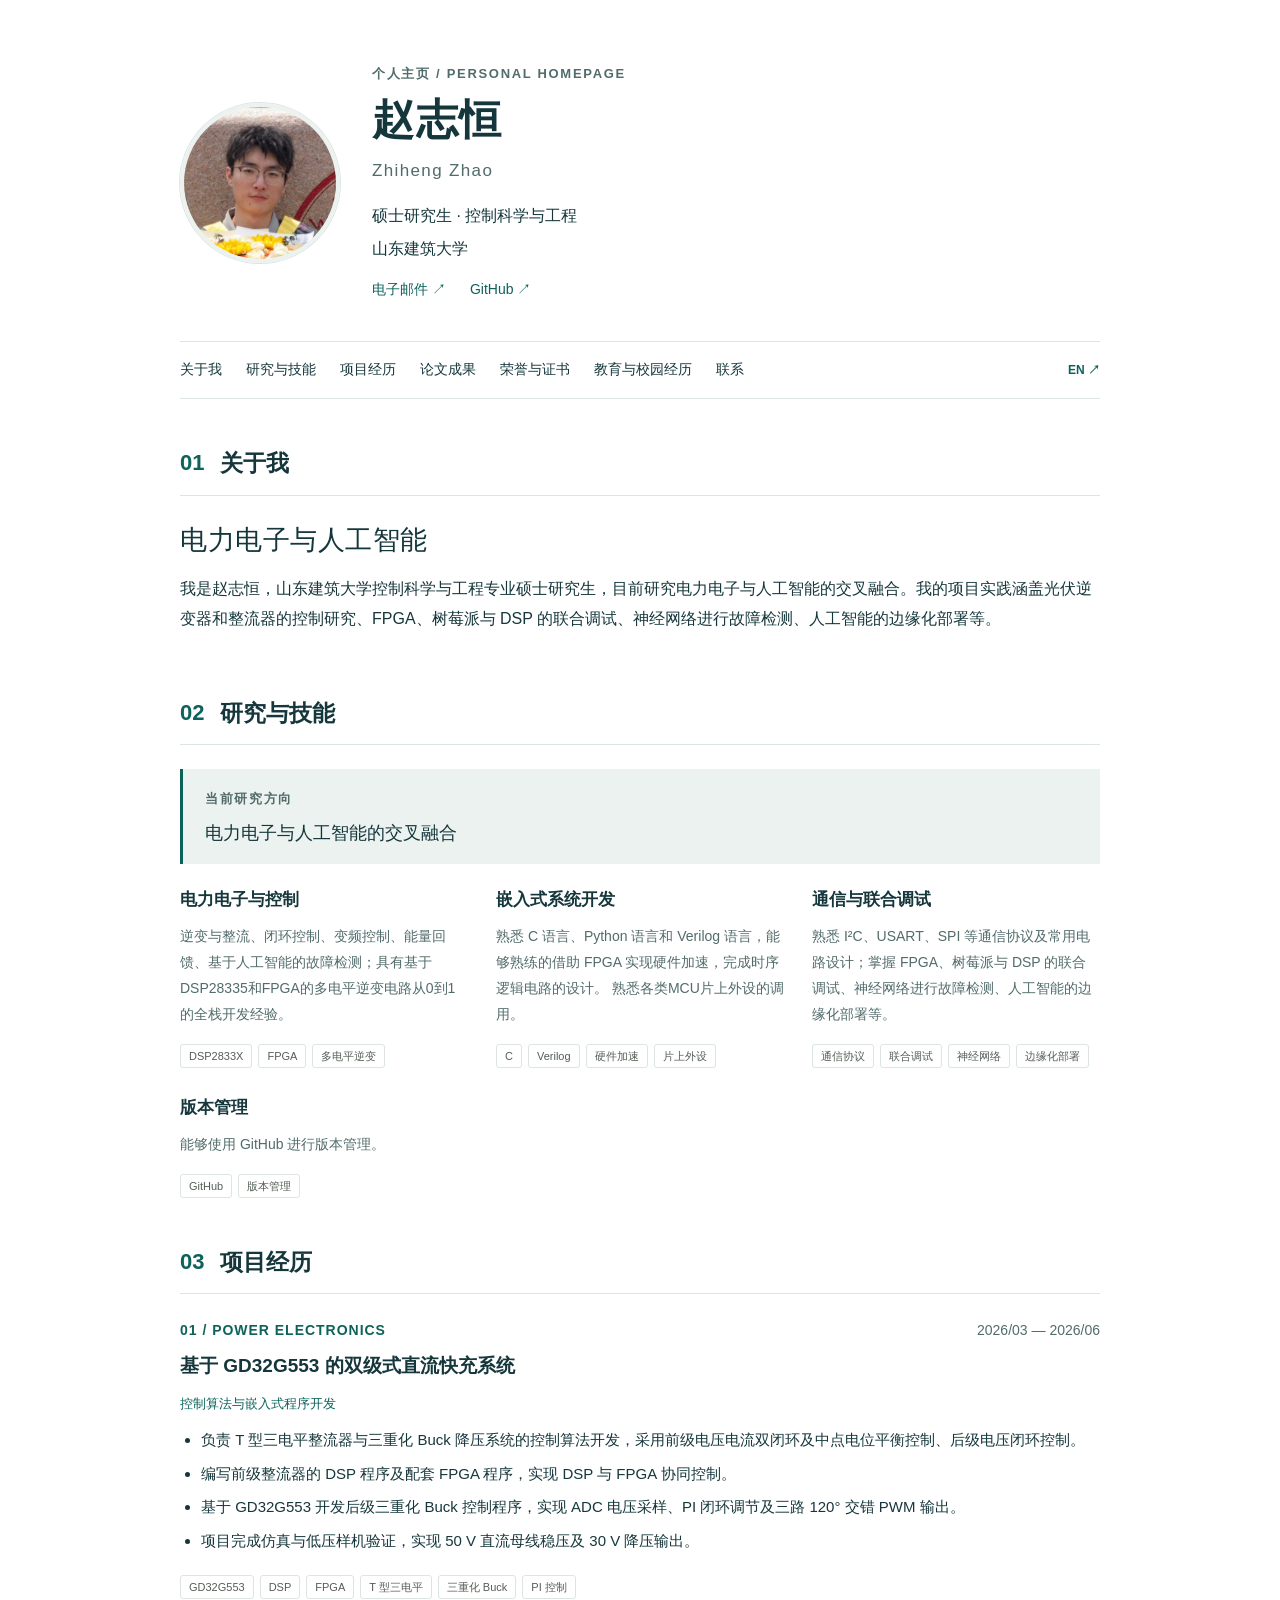
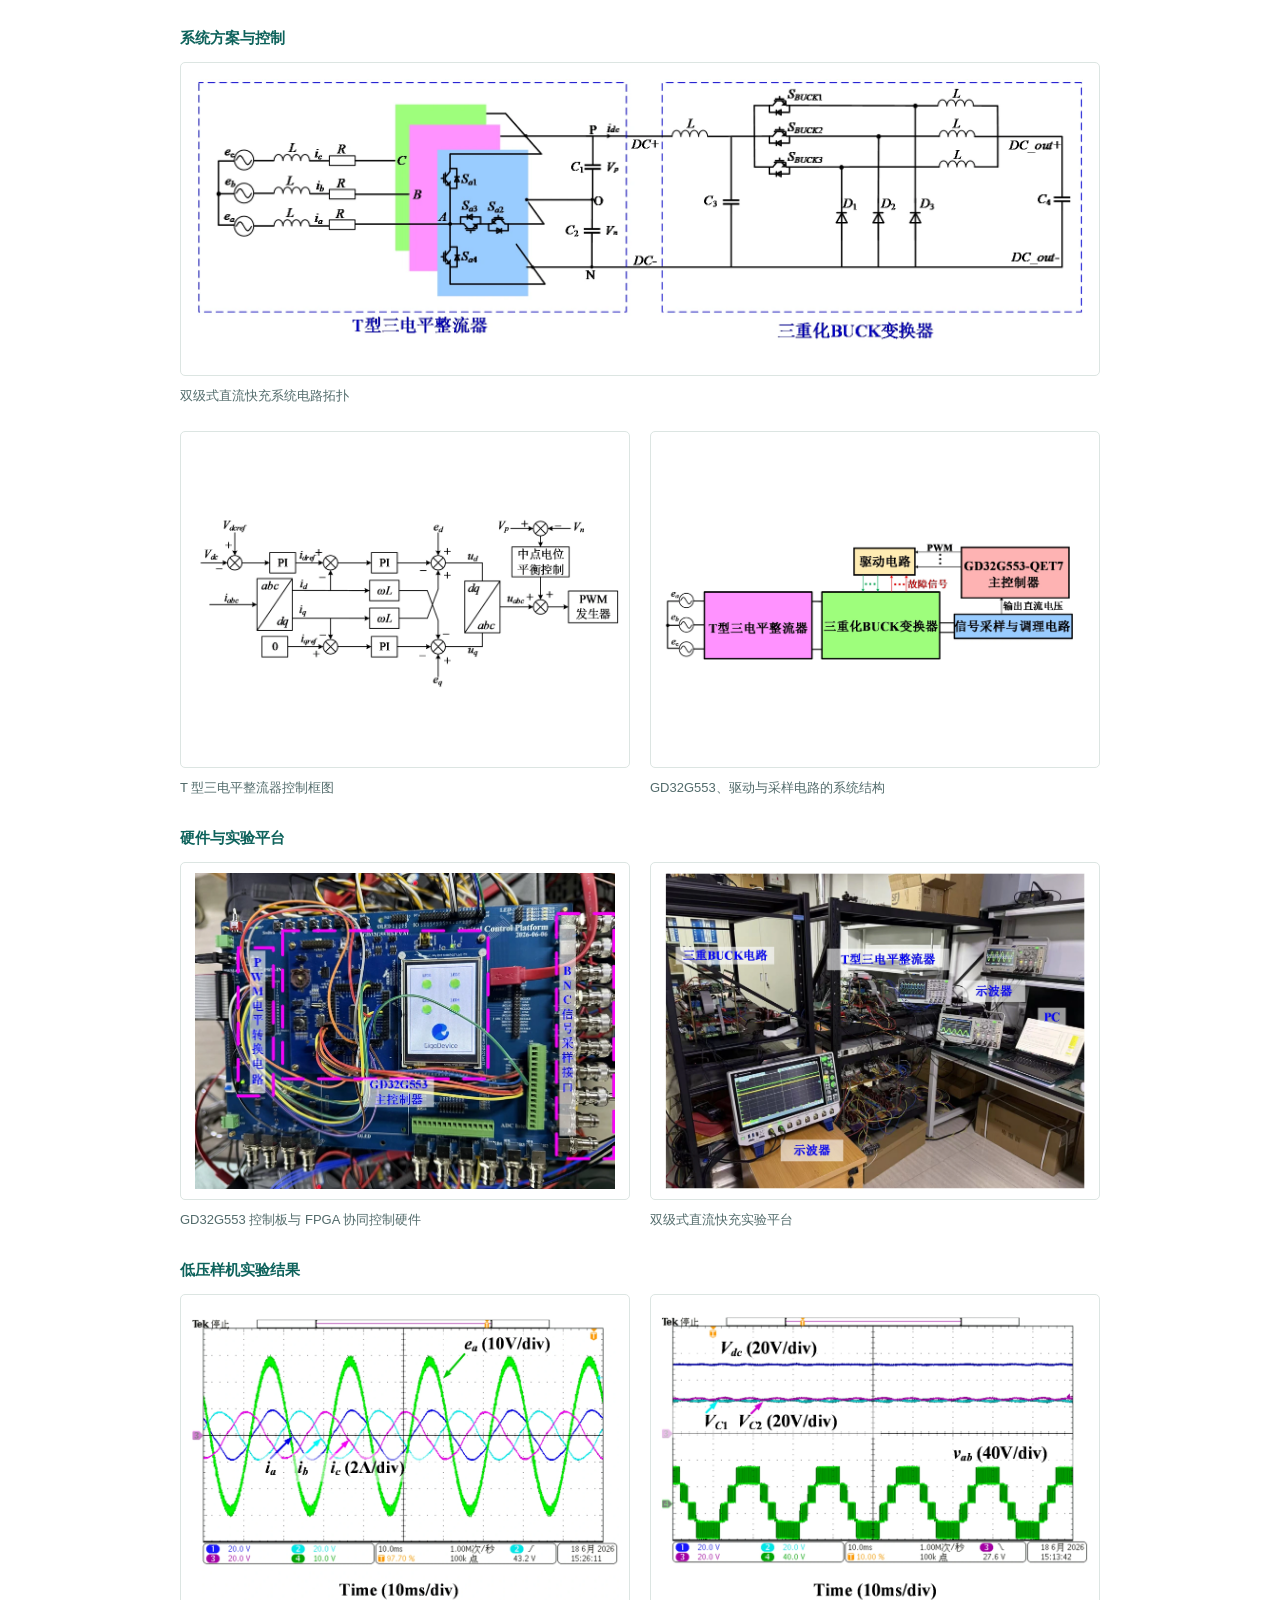
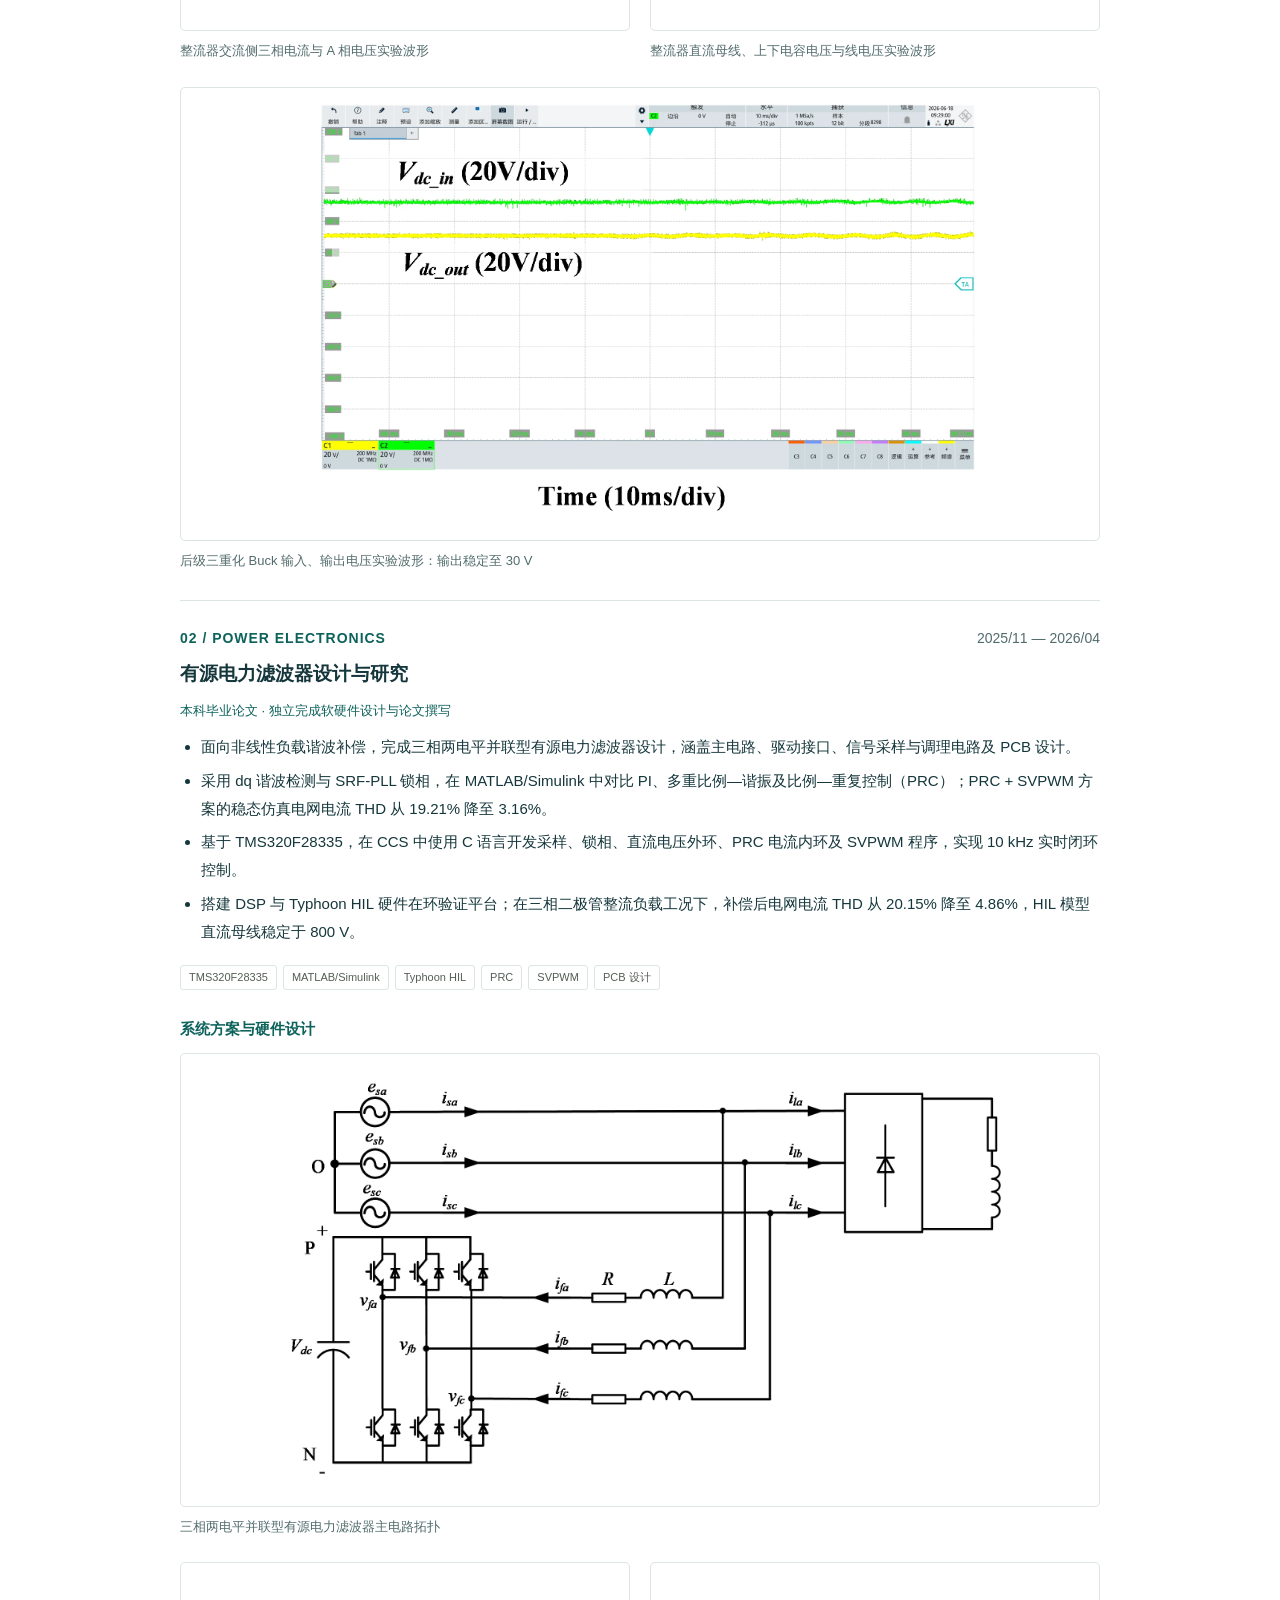
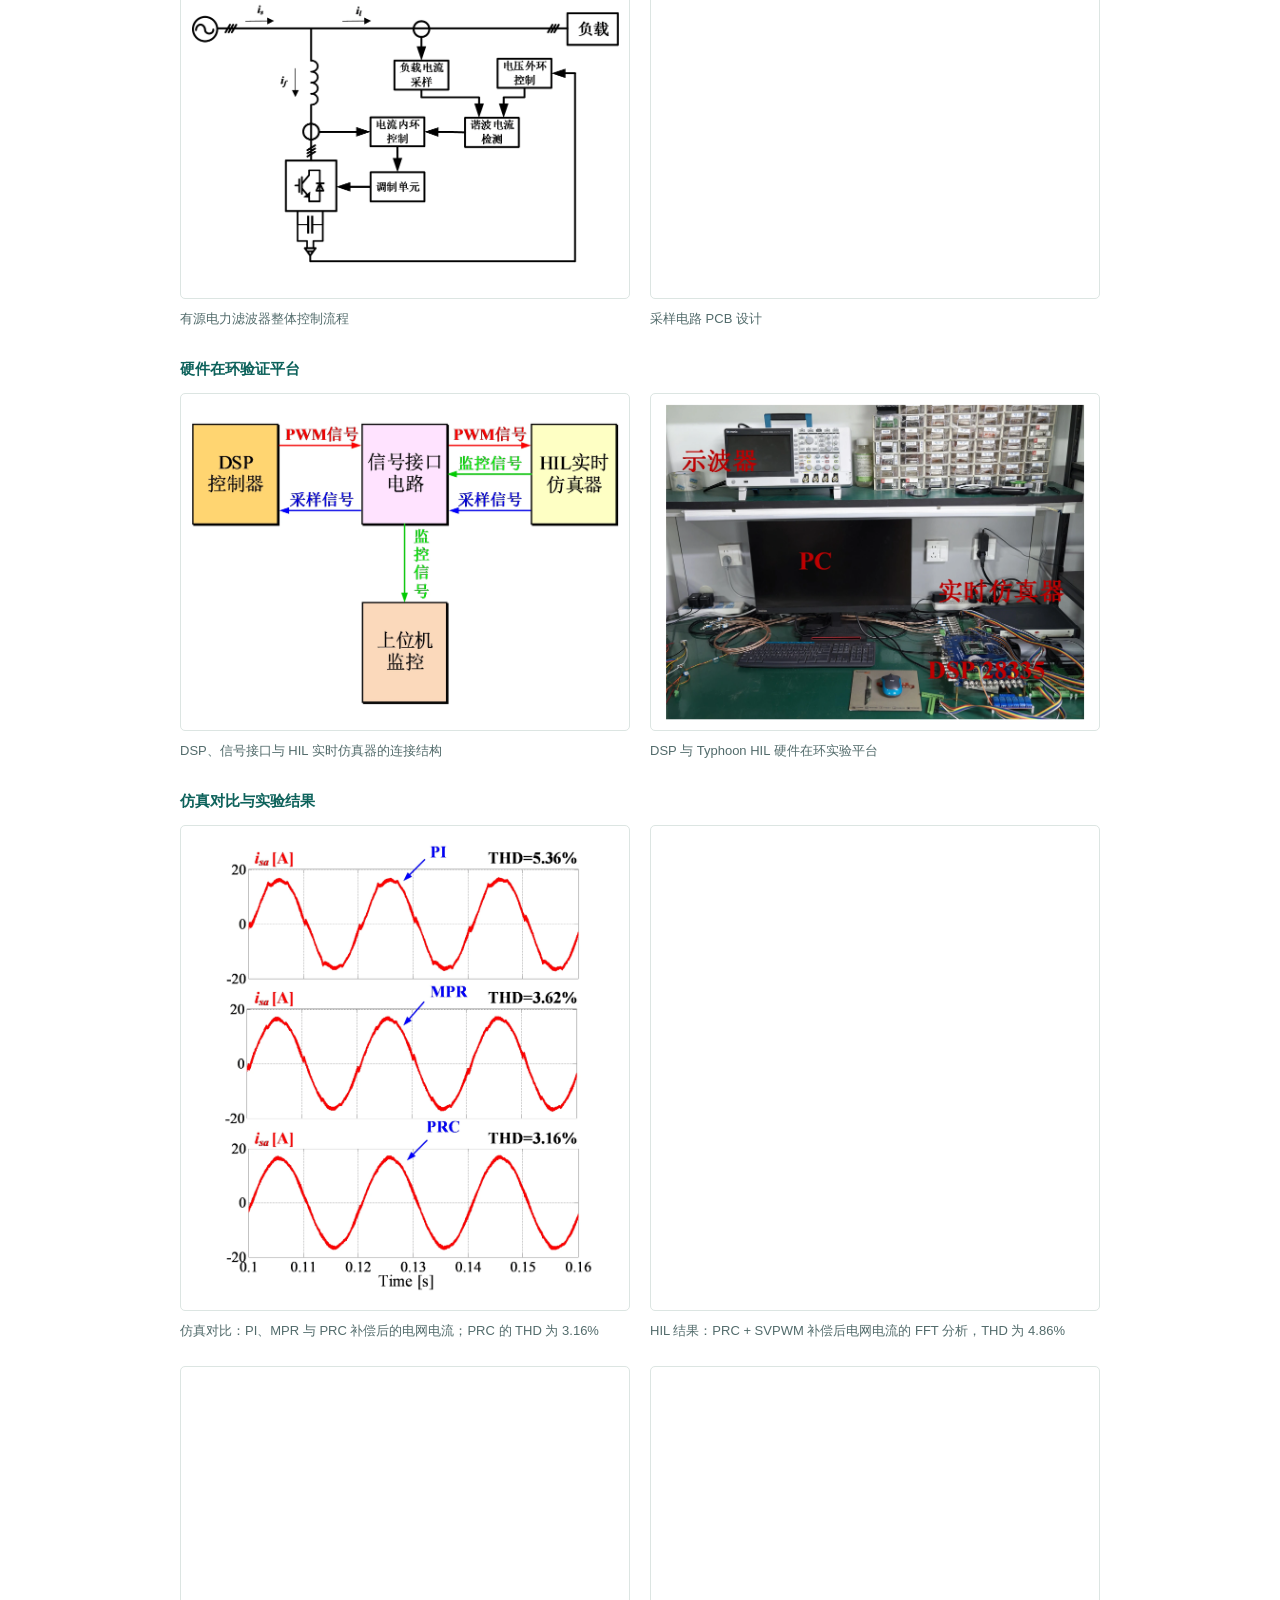
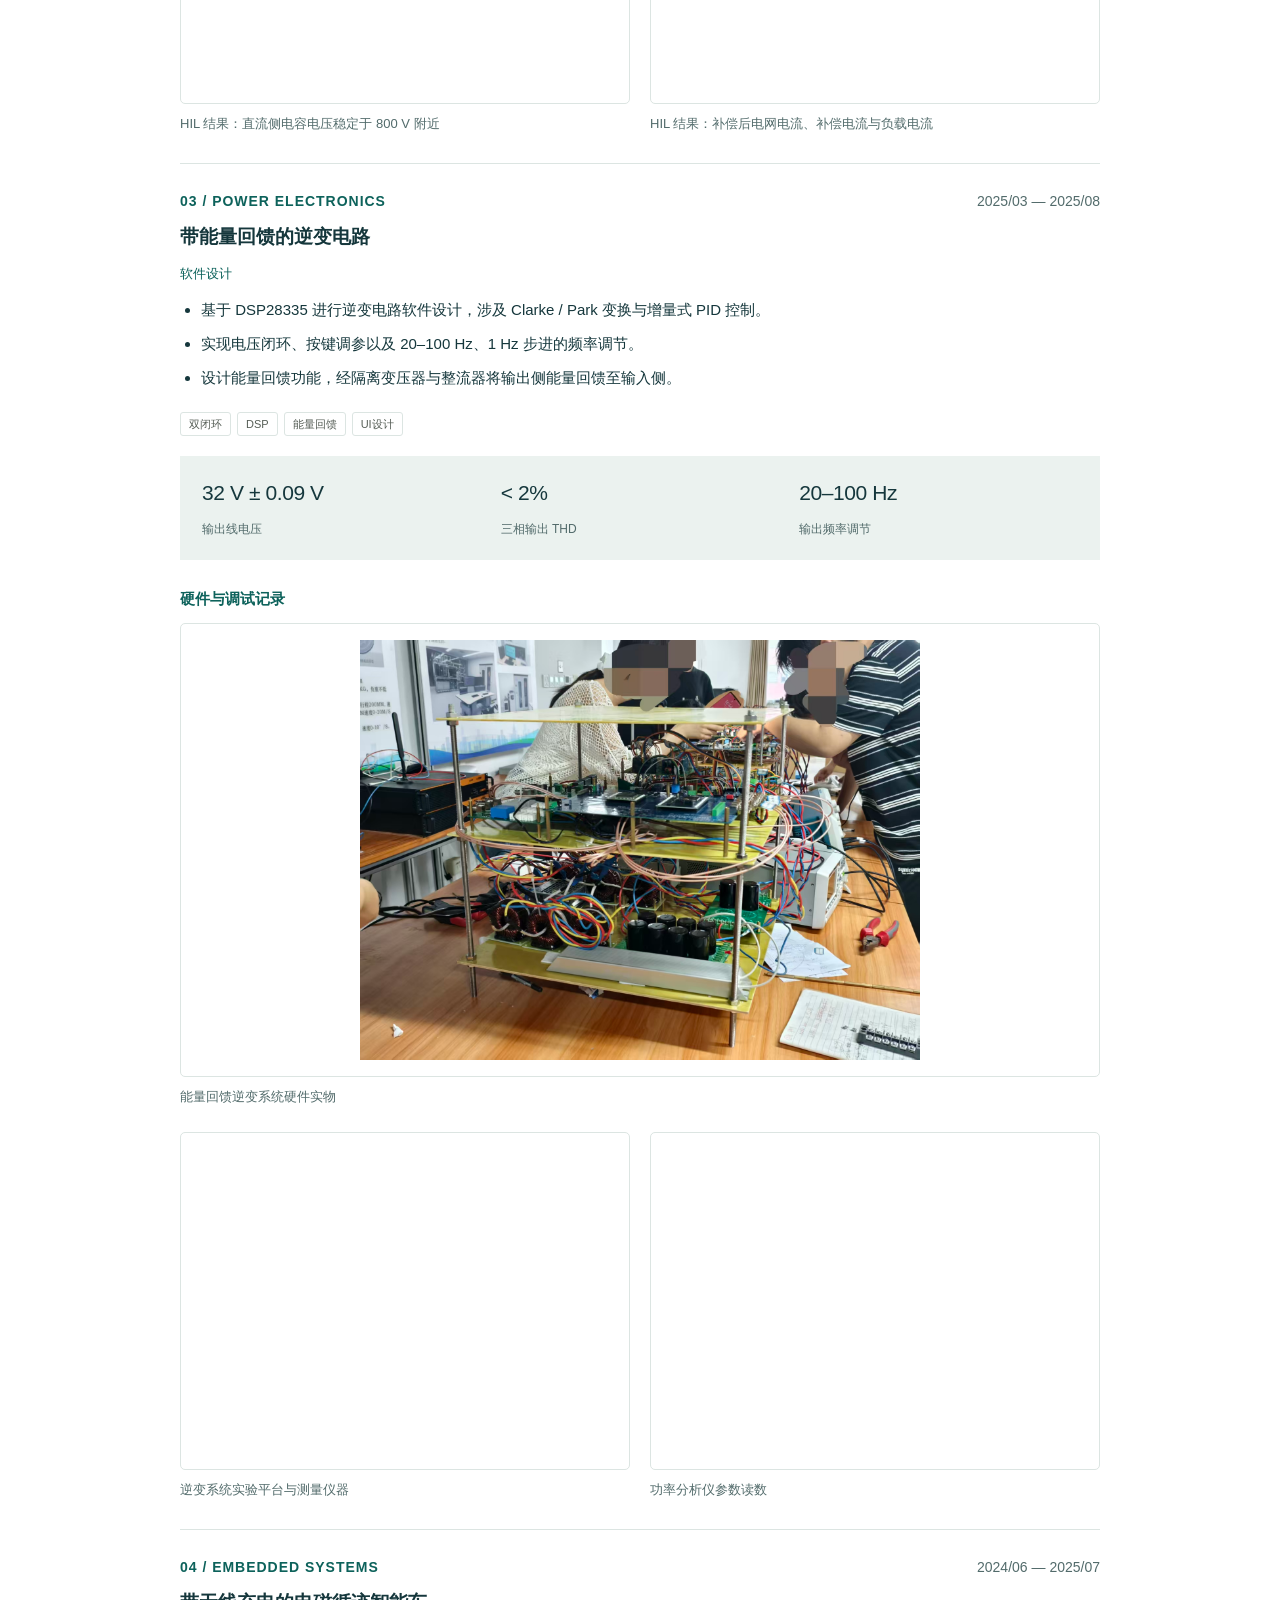
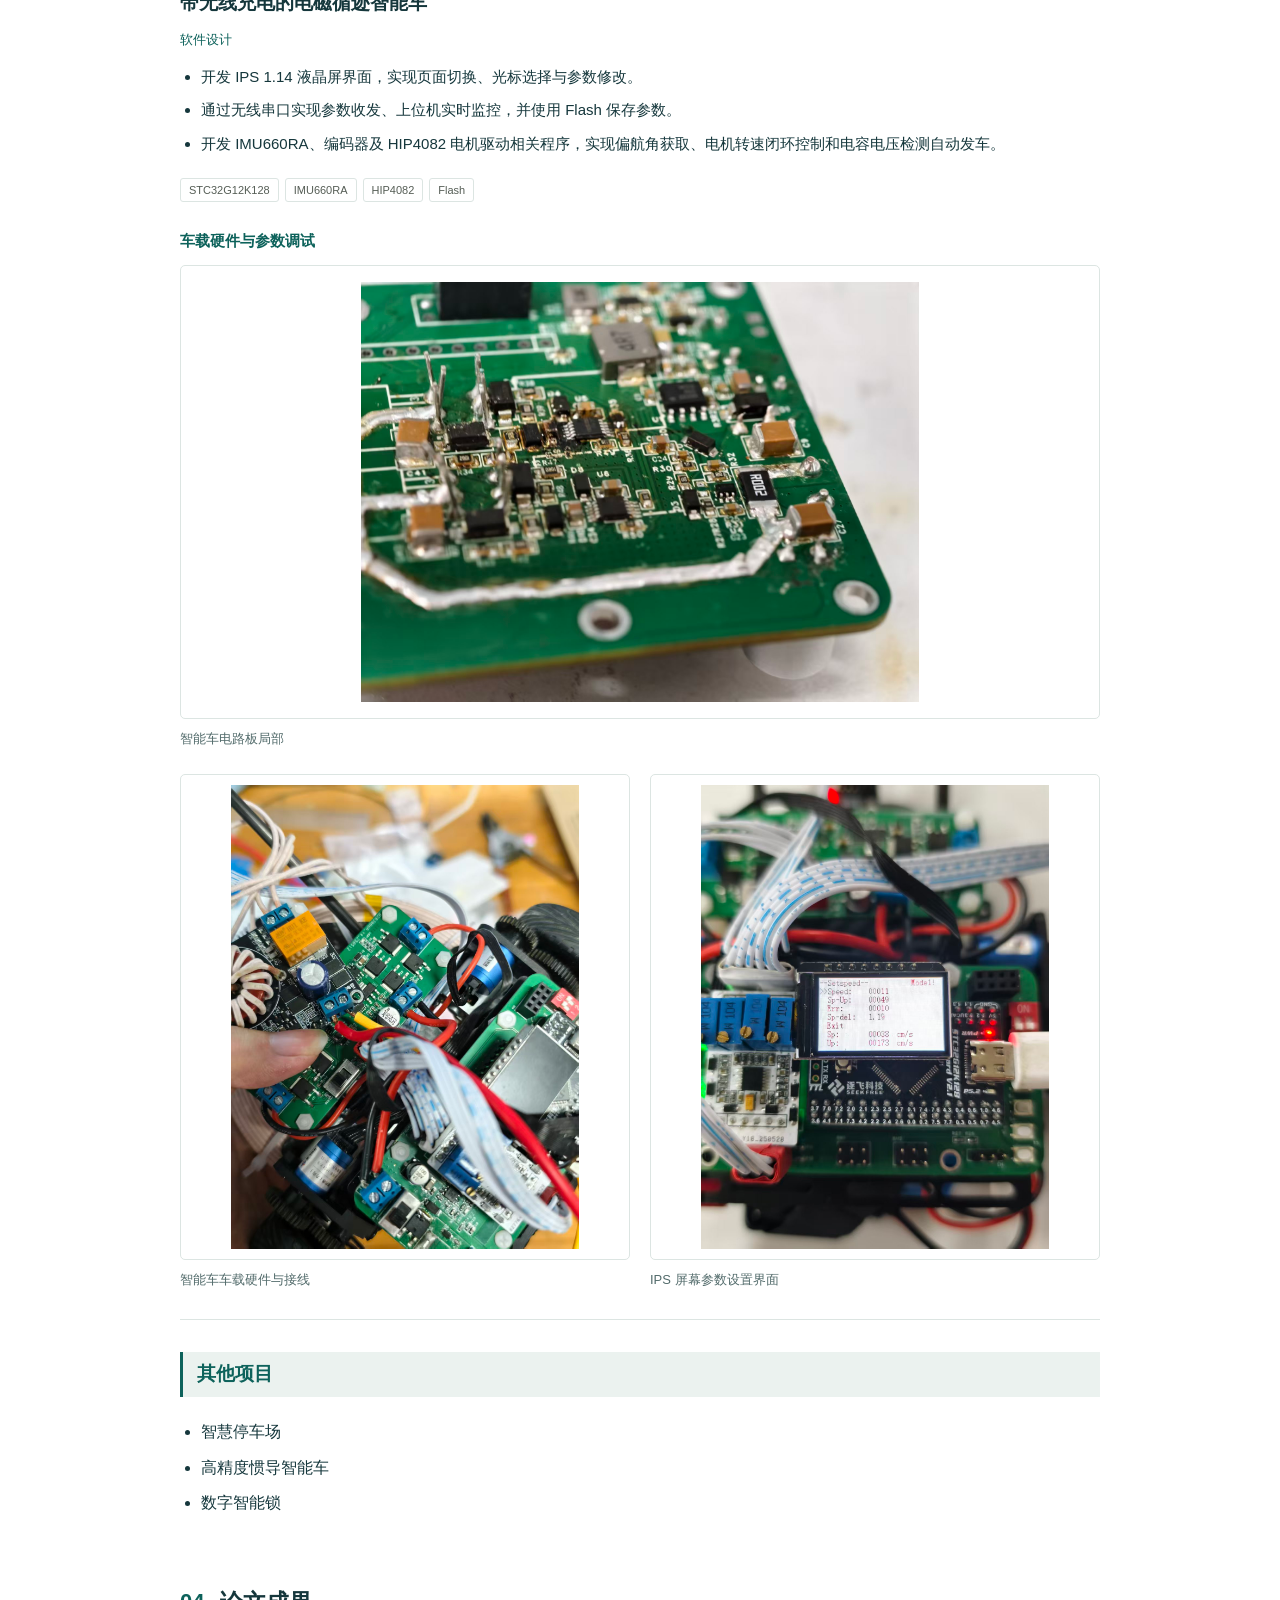
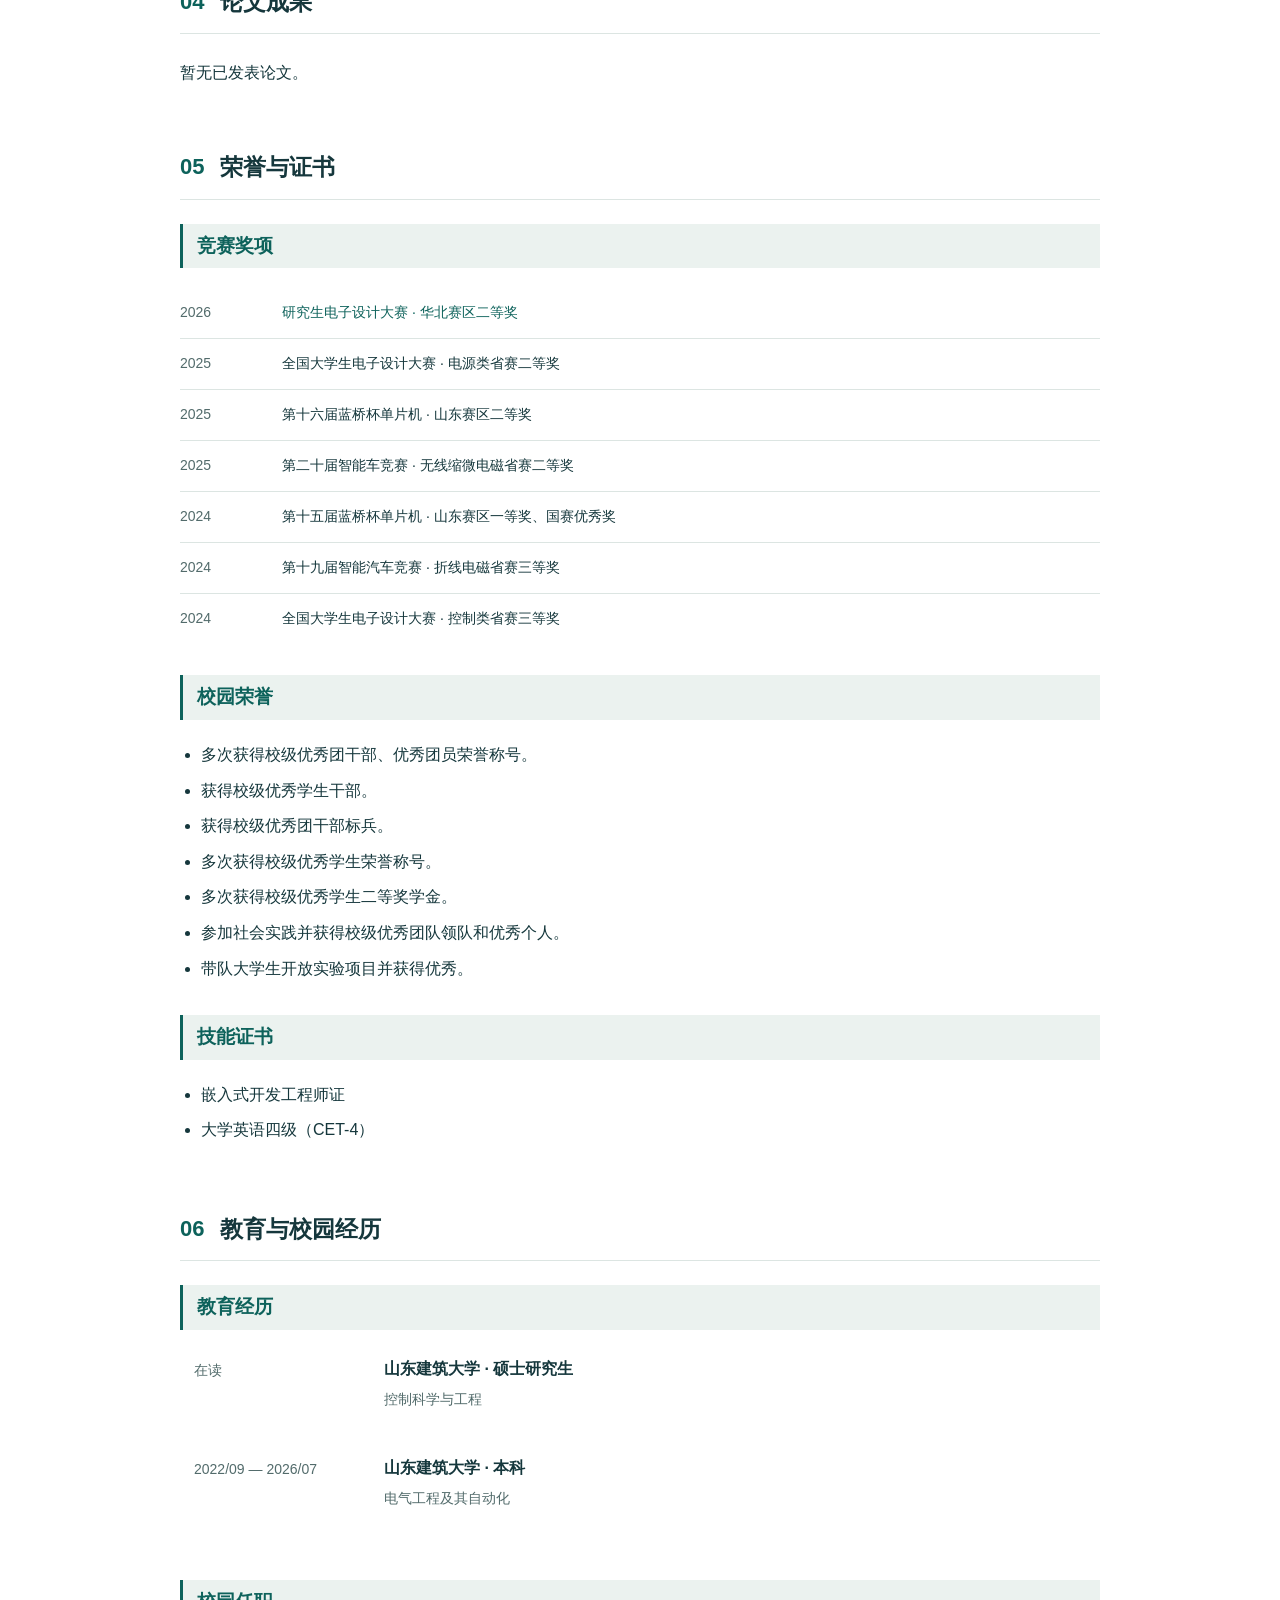
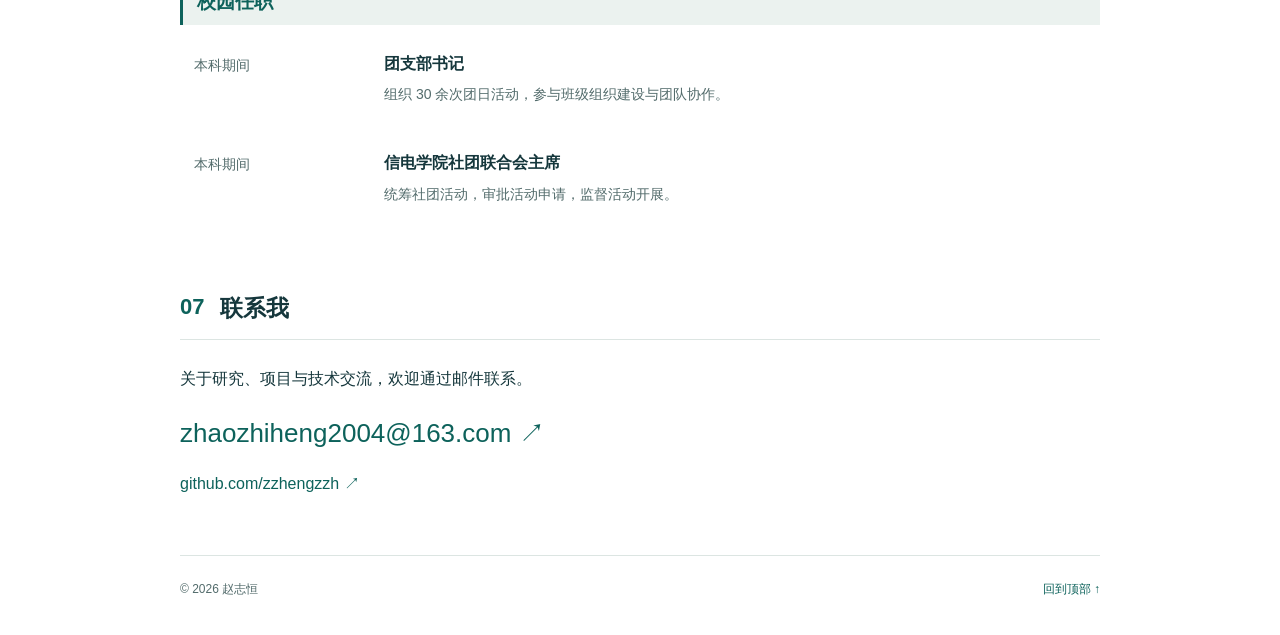
<file: index.html>
<!doctype html>
<html lang="zh-CN">
  <head>
    <meta charset="utf-8" />
    <meta name="viewport" content="width=device-width, initial-scale=1" />
    <title>赵志恒 | 电力电子与人工智能</title>
    <meta
      name="description"
      content="我是赵志恒，山东建筑大学控制科学与工程专业硕士研究生，目前研究电力电子与人工智能的交叉融合。我的项目实践涵盖光伏逆变器和整流器的控制研究、FPGA、树莓派与 DSP 的联合调试、神经网络进行故障检测、人工智能的边缘化部署等。"
    />
    <link rel="stylesheet" href="styles.css" />
    <link rel="alternate" hreflang="zh-CN" href="index.html" />
    <link rel="alternate" hreflang="en" href="en.html" />
    <link
      rel="icon"
      href="data:image/svg+xml,%3Csvg xmlns='http://www.w3.org/2000/svg' viewBox='0 0 64 64'%3E%3Crect width='64' height='64' rx='16' fill='%230d625b'/%3E%3Ctext x='32' y='43' text-anchor='middle' font-family='sans-serif' font-size='32' fill='white'%3EZ%3C/text%3E%3C/svg%3E"
    />
  </head>
  <body>
    <a class="skip" href="#main">跳至正文</a>
    <header class="intro">
      <img
        class="profile-photo"
        src="images/profile.jpg"
        alt="赵志恒的头像"
        width="160"
        height="160"
      />
      <div class="identity">
        <p class="eyebrow">个人主页 / PERSONAL HOMEPAGE</p>
        <h1>赵志恒</h1>
        <p class="latin">Zhiheng Zhao</p>
        <p class="subtitle">硕士研究生 · 控制科学与工程</p>
        <p>山东建筑大学</p>
        <div class="intro-links">
          <a href="mailto:zhaozhiheng2004@163.com">电子邮件 ↗</a
          ><a href="https://github.com/zzhengzzh">GitHub ↗</a>
        </div>
      </div>
    </header>
    <div class="navigation">
      <nav aria-label="主导航">
        <a href="#about">关于我</a><a href="#research">研究与技能</a><a href="#projects">项目经历</a
        ><a href="#publications">论文成果</a><a href="#awards">荣誉与证书</a><a href="#education">教育与校园经历</a
        ><a href="#contact">联系</a>
      </nav>
      <a class="language" href="en.html" lang="en" aria-label="Switch to English">EN ↗</a>
    </div>
    <main id="main">
      <section id="about">
        <div class="section-heading">
          <span>01</span>
          <h2>关于我</h2>
        </div>
        <p class="lead">电力电子与人工智能</p>
        <p>
          我是赵志恒，山东建筑大学控制科学与工程专业硕士研究生，目前研究电力电子与人工智能的交叉融合。我的项目实践涵盖光伏逆变器和整流器的控制研究、FPGA、树莓派与
          DSP 的联合调试、神经网络进行故障检测、人工智能的边缘化部署等。
        </p>
      </section>
      <section id="research">
        <div class="section-heading">
          <span>02</span>
          <h2>研究与技能</h2>
        </div>
        <div class="focus">
          <span class="eyebrow">当前研究方向</span>
          <p>电力电子与人工智能的交叉融合</p>
        </div>
        <div class="skills">
          <article class="skill">
            <h3>电力电子与控制</h3>
            <p>
              逆变与整流、闭环控制、变频控制、能量回馈、基于人工智能的故障检测；具有基于DSP28335和FPGA的多电平逆变电路从0到1的全栈开发经验。
            </p>
            <div class="tags"><span>DSP2833X</span><span>FPGA</span><span>多电平逆变</span></div>
          </article>
          <article class="skill">
            <h3>嵌入式系统开发</h3>
            <p>
              熟悉 C 语言、Python 语言和 Verilog 语言，能够熟练的借助 FPGA 实现硬件加速，完成时序逻辑电路的设计。
              熟悉各类MCU片上外设的调用。
            </p>
            <div class="tags">
              <span>C</span><span>Verilog</span><span>硬件加速</span><span>片上外设</span>
            </div>
          </article>
          <article class="skill">
            <h3>通信与联合调试</h3>
            <p>熟悉 I²C、USART、SPI 等通信协议及常用电路设计；掌握 FPGA、树莓派与 DSP 的联合调试、神经网络进行故障检测、人工智能的边缘化部署等。</p>
            <div class="tags">
              <span>通信协议</span><span>联合调试</span><span>神经网络</span><span>边缘化部署</span>
            </div>
          </article>
          <article class="skill">
            <h3>版本管理</h3>
            <p>能够使用 GitHub 进行版本管理。</p>
            <div class="tags"><span>GitHub</span><span>版本管理</span></div>
          </article>
        </div>
      </section>
      <section id="projects">
        <div class="section-heading">
          <span>03</span>
          <h2>项目经历</h2>
        </div>
        <article class="project">
          <div class="project-top">
            <span class="eyebrow">01 / POWER ELECTRONICS</span
            ><span class="date">2026/03 — 2026/06</span>
          </div>
          <h3>基于 GD32G553 的双级式直流快充系统</h3>
          <p class="role">控制算法与嵌入式程序开发</p>
          <ul>
            <li>负责 T 型三电平整流器与三重化 Buck 降压系统的控制算法开发，采用前级电压电流双闭环及中点电位平衡控制、后级电压闭环控制。</li>
            <li>编写前级整流器的 DSP 程序及配套 FPGA 程序，实现 DSP 与 FPGA 协同控制。</li>
            <li>基于 GD32G553 开发后级三重化 Buck 控制程序，实现 ADC 电压采样、PI 闭环调节及三路 120° 交错 PWM 输出。</li>
            <li>项目完成仿真与低压样机验证，实现 50 V 直流母线稳压及 30 V 降压输出。</li>
          </ul>
          <div class="tags">
            <span>GD32G553</span><span>DSP</span><span>FPGA</span><span>T 型三电平</span><span>三重化 Buck</span><span>PI 控制</span>
          </div>
          <div class="project-visuals">
            <h4>系统方案与控制</h4>
            <div class="project-gallery">
              <figure class="project-figure project-figure--wide">
                <a href="images/projects/charger-topology.webp" target="_blank" rel="noopener" aria-label="查看大图：双级式直流快充系统电路拓扑">
                  <img src="images/projects/charger-topology.webp" alt="双级式直流快充系统电路拓扑" width="1800" height="568" loading="lazy" decoding="async" />
                </a>
                <figcaption>双级式直流快充系统电路拓扑</figcaption>
              </figure>
              <figure class="project-figure">
                <a href="images/projects/charger-rectifier-control.webp" target="_blank" rel="noopener" aria-label="查看大图：T 型三电平整流器控制框图">
                  <img src="images/projects/charger-rectifier-control.webp" alt="T 型三电平整流器控制框图" width="1800" height="741" loading="lazy" decoding="async" />
                </a>
                <figcaption>T 型三电平整流器控制框图</figcaption>
              </figure>
              <figure class="project-figure">
                <a href="images/projects/charger-system.webp" target="_blank" rel="noopener" aria-label="查看大图：GD32G553、驱动与采样电路的系统结构">
                  <img src="images/projects/charger-system.webp" alt="GD32G553、驱动与采样电路的系统结构" width="1800" height="511" loading="lazy" decoding="async" />
                </a>
                <figcaption>GD32G553、驱动与采样电路的系统结构</figcaption>
              </figure>
            </div>
            <h4 id="charger-hardware">硬件与实验平台</h4>
            <div class="project-gallery">
              <figure class="project-figure">
                <a href="images/projects/charger-controller.webp" target="_blank" rel="noopener" aria-label="查看大图：GD32G553 控制板与 FPGA 协同控制硬件">
                  <img src="images/projects/charger-controller.webp" alt="GD32G553 控制板与 FPGA 协同控制硬件" width="859" height="645" loading="lazy" decoding="async" />
                </a>
                <figcaption>GD32G553 控制板与 FPGA 协同控制硬件</figcaption>
              </figure>
              <figure class="project-figure">
                <a href="images/projects/charger-test-bench.webp" target="_blank" rel="noopener" aria-label="查看大图：双级式直流快充实验平台">
                  <img src="images/projects/charger-test-bench.webp" alt="双级式直流快充实验平台" width="1800" height="1351" loading="lazy" decoding="async" />
                </a>
                <figcaption>双级式直流快充实验平台</figcaption>
              </figure>
            </div>
            <h4>低压样机实验结果</h4>
            <div class="project-gallery">
              <figure class="project-figure">
                <a href="images/projects/charger-ac-waveforms.webp" target="_blank" rel="noopener" aria-label="查看大图：整流器交流侧三相电流与 A 相电压实验波形">
                  <img src="images/projects/charger-ac-waveforms.webp" alt="整流器交流侧三相电流与 A 相电压实验波形" width="1800" height="1210" loading="lazy" decoding="async" />
                </a>
                <figcaption>整流器交流侧三相电流与 A 相电压实验波形</figcaption>
              </figure>
              <figure class="project-figure">
                <a href="images/projects/charger-dc-waveforms.webp" target="_blank" rel="noopener" aria-label="查看大图：整流器直流母线、上下电容电压与线电压实验波形">
                  <img src="images/projects/charger-dc-waveforms.webp" alt="整流器直流母线、上下电容电压与线电压实验波形" width="1800" height="1223" loading="lazy" decoding="async" />
                </a>
                <figcaption>整流器直流母线、上下电容电压与线电压实验波形</figcaption>
              </figure>
              <figure class="project-figure project-figure--wide">
                <a href="images/projects/charger-buck-waveforms.webp" target="_blank" rel="noopener" aria-label="查看大图：后级三重化 Buck 输入、输出电压实验波形：输出稳定至 30 V">
                  <img src="images/projects/charger-buck-waveforms.webp" alt="后级三重化 Buck 输入、输出电压实验波形：输出稳定至 30 V" width="1800" height="1127" loading="lazy" decoding="async" />
                </a>
                <figcaption>后级三重化 Buck 输入、输出电压实验波形：输出稳定至 30 V</figcaption>
              </figure>
            </div>
          </div>
        </article>
        <article class="project">
          <div class="project-top">
            <span class="eyebrow">02 / POWER ELECTRONICS</span
            ><span class="date">2025/11 — 2026/04</span>
          </div>
          <h3>有源电力滤波器设计与研究</h3>
          <p class="role">本科毕业论文 · 独立完成软硬件设计与论文撰写</p>
          <ul>
            <li>面向非线性负载谐波补偿，完成三相两电平并联型有源电力滤波器设计，涵盖主电路、驱动接口、信号采样与调理电路及 PCB 设计。</li>
            <li>采用 dq 谐波检测与 SRF-PLL 锁相，在 MATLAB/Simulink 中对比 PI、多重比例—谐振及比例—重复控制（PRC）；PRC + SVPWM 方案的稳态仿真电网电流 THD 从 19.21% 降至 3.16%。</li>
            <li>基于 TMS320F28335，在 CCS 中使用 C 语言开发采样、锁相、直流电压外环、PRC 电流内环及 SVPWM 程序，实现 10 kHz 实时闭环控制。</li>
            <li>搭建 DSP 与 Typhoon HIL 硬件在环验证平台；在三相二极管整流负载工况下，补偿后电网电流 THD 从 20.15% 降至 4.86%，HIL 模型直流母线稳定于 800 V。</li>
          </ul>
          <div class="tags">
            <span>TMS320F28335</span><span>MATLAB/Simulink</span><span>Typhoon HIL</span><span>PRC</span><span>SVPWM</span><span>PCB 设计</span>
          </div>
          <div class="project-visuals">
            <h4>系统方案与硬件设计</h4>
            <div class="project-gallery">
              <figure class="project-figure project-figure--wide">
                <a href="images/projects/apf-topology.webp" target="_blank" rel="noopener" aria-label="查看大图：三相两电平并联型有源电力滤波器主电路拓扑">
                  <img src="images/projects/apf-topology.webp" alt="三相两电平并联型有源电力滤波器主电路拓扑" width="1800" height="1048" loading="lazy" decoding="async" />
                </a>
                <figcaption>三相两电平并联型有源电力滤波器主电路拓扑</figcaption>
              </figure>
              <figure class="project-figure">
                <a href="images/projects/apf-control.webp" target="_blank" rel="noopener" aria-label="查看大图：有源电力滤波器整体控制流程">
                  <img src="images/projects/apf-control.webp" alt="有源电力滤波器整体控制流程" width="1800" height="1110" loading="lazy" decoding="async" />
                </a>
                <figcaption>有源电力滤波器整体控制流程</figcaption>
              </figure>
              <figure class="project-figure">
                <a href="images/projects/apf-sampling-pcb.webp" target="_blank" rel="noopener" aria-label="查看大图：采样电路 PCB 设计">
                  <img src="images/projects/apf-sampling-pcb.webp" alt="采样电路 PCB 设计" width="1294" height="524" loading="lazy" decoding="async" />
                </a>
                <figcaption>采样电路 PCB 设计</figcaption>
              </figure>
            </div>
            <h4 id="apf-hil">硬件在环验证平台</h4>
            <div class="project-gallery">
              <figure class="project-figure">
                <a href="images/projects/apf-hil-architecture.webp" target="_blank" rel="noopener" aria-label="查看大图：DSP、信号接口与 HIL 实时仿真器的连接结构">
                  <img src="images/projects/apf-hil-architecture.webp" alt="DSP、信号接口与 HIL 实时仿真器的连接结构" width="1800" height="1197" loading="lazy" decoding="async" />
                </a>
                <figcaption>DSP、信号接口与 HIL 实时仿真器的连接结构</figcaption>
              </figure>
              <figure class="project-figure">
                <a href="images/projects/apf-hil-bench.webp" target="_blank" rel="noopener" aria-label="查看大图：DSP 与 Typhoon HIL 硬件在环实验平台">
                  <img src="images/projects/apf-hil-bench.webp" alt="DSP 与 Typhoon HIL 硬件在环实验平台" width="1800" height="1353" loading="lazy" decoding="async" />
                </a>
                <figcaption>DSP 与 Typhoon HIL 硬件在环实验平台</figcaption>
              </figure>
            </div>
            <h4>仿真对比与实验结果</h4>
            <div class="project-gallery">
              <figure class="project-figure project-figure--tall">
                <a href="images/projects/apf-simulation-comparison.webp" target="_blank" rel="noopener" aria-label="查看大图：仿真对比：PI、MPR 与 PRC 补偿后的电网电流；PRC 的 THD 为 3.16%">
                  <img src="images/projects/apf-simulation-comparison.webp" alt="仿真对比：PI、MPR 与 PRC 补偿后的电网电流；PRC 的 THD 为 3.16%" width="1800" height="1935" loading="lazy" decoding="async" />
                </a>
                <figcaption>仿真对比：PI、MPR 与 PRC 补偿后的电网电流；PRC 的 THD 为 3.16%</figcaption>
              </figure>
              <figure class="project-figure project-figure--tall">
                <a href="images/projects/apf-hil-spectrum.webp" target="_blank" rel="noopener" aria-label="查看大图：HIL 结果：PRC + SVPWM 补偿后电网电流的 FFT 分析，THD 为 4.86%">
                  <img src="images/projects/apf-hil-spectrum.webp" alt="HIL 结果：PRC + SVPWM 补偿后电网电流的 FFT 分析，THD 为 4.86%" width="1800" height="1518" loading="lazy" decoding="async" />
                </a>
                <figcaption>HIL 结果：PRC + SVPWM 补偿后电网电流的 FFT 分析，THD 为 4.86%</figcaption>
              </figure>
              <figure class="project-figure">
                <a href="images/projects/apf-hil-dc-voltage.webp" target="_blank" rel="noopener" aria-label="查看大图：HIL 结果：直流侧电容电压稳定于 800 V 附近">
                  <img src="images/projects/apf-hil-dc-voltage.webp" alt="HIL 结果：直流侧电容电压稳定于 800 V 附近" width="1800" height="746" loading="lazy" decoding="async" />
                </a>
                <figcaption>HIL 结果：直流侧电容电压稳定于 800 V 附近</figcaption>
              </figure>
              <figure class="project-figure">
                <a href="images/projects/apf-hil-currents.webp" target="_blank" rel="noopener" aria-label="查看大图：HIL 结果：补偿后电网电流、补偿电流与负载电流">
                  <img src="images/projects/apf-hil-currents.webp" alt="HIL 结果：补偿后电网电流、补偿电流与负载电流" width="1800" height="1045" loading="lazy" decoding="async" />
                </a>
                <figcaption>HIL 结果：补偿后电网电流、补偿电流与负载电流</figcaption>
              </figure>
            </div>
          </div>
        </article>
        <article class="project">
          <div class="project-top">
            <span class="eyebrow">03 / POWER ELECTRONICS</span
            ><span class="date">2025/03 — 2025/08</span>
          </div>
          <h3>带能量回馈的逆变电路</h3>
          <p class="role">软件设计</p>
          <ul>
            <li>基于 DSP28335 进行逆变电路软件设计，涉及 Clarke / Park 变换与增量式 PID 控制。</li>
            <li>实现电压闭环、按键调参以及 20–100 Hz、1 Hz 步进的频率调节。</li>
            <li>设计能量回馈功能，经隔离变压器与整流器将输出侧能量回馈至输入侧。</li>
          </ul>
          <div class="tags">
            <span>双闭环</span><span>DSP</span><span>能量回馈</span><span>UI设计</span>
          </div>
          <div class="metrics">
            <div><strong>32 V ± 0.09 V</strong><span>输出线电压</span></div>
            <div><strong>&lt; 2%</strong><span>三相输出 THD</span></div>
            <div><strong>20–100 Hz</strong><span>输出频率调节</span></div>
          </div>
          <div class="project-visuals">
            <h4 id="inverter-gallery">硬件与调试记录</h4>
            <div class="project-gallery">
              <figure class="project-figure project-figure--wide">
                <a href="images/projects/huikui_all.jpg" target="_blank" rel="noopener" aria-label="查看大图：能量回馈逆变系统硬件实物">
                  <img src="images/projects/huikui_all.jpg" alt="能量回馈逆变系统硬件实物" width="1541" height="1280" loading="lazy" decoding="async" />
                </a>
                <figcaption>能量回馈逆变系统硬件实物</figcaption>
              </figure>
              <figure class="project-figure">
                <a href="images/projects/huikui_1.jpg" target="_blank" rel="noopener" aria-label="查看大图：逆变系统实验平台与测量仪器">
                  <img src="images/projects/huikui_1.jpg" alt="逆变系统实验平台与测量仪器" width="1706" height="1279" loading="lazy" decoding="async" />
                </a>
                <figcaption>逆变系统实验平台与测量仪器</figcaption>
              </figure>
              <figure class="project-figure">
                <a href="images/projects/huikui_par.jpg" target="_blank" rel="noopener" aria-label="查看大图：功率分析仪参数读数">
                  <img src="images/projects/huikui_par.jpg" alt="功率分析仪参数读数" width="1706" height="1279" loading="lazy" decoding="async" />
                </a>
                <figcaption>功率分析仪参数读数</figcaption>
              </figure>
            </div>
          </div>
        </article>
        <article class="project">
          <div class="project-top">
            <span class="eyebrow">04 / EMBEDDED SYSTEMS</span
            ><span class="date">2024/06 — 2025/07</span>
          </div>
          <h3>带无线充电的电磁循迹智能车</h3>
          <p class="role">软件设计</p>
          <ul>
            <li>开发 IPS 1.14 液晶屏界面，实现页面切换、光标选择与参数修改。</li>
            <li>通过无线串口实现参数收发、上位机实时监控，并使用 Flash 保存参数。</li>
            <li>
              开发 IMU660RA、编码器及 HIP4082
              电机驱动相关程序，实现偏航角获取、电机转速闭环控制和电容电压检测自动发车。
            </li>
          </ul>
          <div class="tags">
            <span>STC32G12K128</span><span>IMU660RA</span><span>HIP4082</span><span>Flash</span>
          </div>
          <div class="project-visuals">
            <h4 id="car-gallery">车载硬件与参数调试</h4>
            <div class="project-gallery">
              <figure class="project-figure project-figure--wide">
                <a href="images/projects/car_f.jpg" target="_blank" rel="noopener" aria-label="查看大图：智能车电路板局部">
                  <img src="images/projects/car_f.jpg" alt="智能车电路板局部" width="1700" height="1280" loading="lazy" decoding="async" />
                </a>
                <figcaption>智能车电路板局部</figcaption>
              </figure>
              <figure class="project-figure project-figure--tall">
                <a href="images/projects/car.jpg" target="_blank" rel="noopener" aria-label="查看大图：智能车车载硬件与接线">
                  <img src="images/projects/car.jpg" alt="智能车车载硬件与接线" width="1279" height="1706" loading="lazy" decoding="async" />
                </a>
                <figcaption>智能车车载硬件与接线</figcaption>
              </figure>
              <figure class="project-figure project-figure--tall">
                <a href="images/projects/car_par.jpg" target="_blank" rel="noopener" aria-label="查看大图：IPS 屏幕参数设置界面">
                  <img src="images/projects/car_par.jpg" alt="IPS 屏幕参数设置界面" width="1279" height="1706" loading="lazy" decoding="async" />
                </a>
                <figcaption>IPS 屏幕参数设置界面</figcaption>
              </figure>
            </div>
          </div>
        </article>
        <h3 class="subheading">其他项目</h3>
        <ul>
          <li>智慧停车场</li>
          <li>高精度惯导智能车</li>
          <li>数字智能锁</li>
        </ul>
      </section>
      <section id="publications">
        <div class="section-heading">
          <span>04</span>
          <h2>论文成果</h2>
        </div>
        <p>暂无已发表论文。</p>
      </section>
      <section id="awards">
        <div class="section-heading">
          <span>05</span>
          <h2>荣誉与证书</h2>
        </div>
        <h3 class="subheading">竞赛奖项</h3>
        <ul class="awards">
          <li><span class="date">2026</span><span>研究生电子设计大赛 · 华北赛区二等奖</span></li>
          <li>
            <span class="date">2025</span><span>全国大学生电子设计大赛 · 电源类省赛二等奖</span>
          </li>
          <li><span class="date">2025</span><span>第十六届蓝桥杯单片机 · 山东赛区二等奖</span></li>
          <li>
            <span class="date">2025</span><span>第二十届智能车竞赛 · 无线缩微电磁省赛二等奖</span>
          </li>
          <li>
            <span class="date">2024</span
            ><span>第十五届蓝桥杯单片机 · 山东赛区一等奖、国赛优秀奖</span>
          </li>
          <li>
            <span class="date">2024</span><span>第十九届智能汽车竞赛 · 折线电磁省赛三等奖</span>
          </li>
          <li>
            <span class="date">2024</span><span>全国大学生电子设计大赛 · 控制类省赛三等奖</span>
          </li>
        </ul>
        <h3 class="subheading">校园荣誉</h3>
        <!--
        <ul class="awards">
          <li><span class="date">2023</span><span>校级优秀学生干部</span></li>
          <li><span class="date">2023</span><span>校级优秀团干部标兵</span></li>
        </ul>
        -->
        <ul>
          <li>多次获得校级优秀团干部、优秀团员荣誉称号。</li>
          <li>获得校级优秀学生干部。</li>
          <li>获得校级优秀团干部标兵。</li>
          <li>多次获得校级优秀学生荣誉称号。</li>
          <li>多次获得校级优秀学生二等奖学金。</li>
          <li>参加社会实践并获得校级优秀团队领队和优秀个人。</li>
          <li>带队大学生开放实验项目并获得优秀。</li>
        </ul>
        <h3 class="subheading">技能证书</h3>
        <ul>
          <li>嵌入式开发工程师证</li>
          <li>大学英语四级（CET-4）</li>
        </ul>
      </section>
      <section id="education">
        <div class="section-heading">
          <span>06</span>
          <h2>教育与校园经历</h2>
        </div>
        <h3 class="subheading">教育经历</h3>
        <div class="education">
          <span class="date">在读</span>
          <div>
            <h4>山东建筑大学 · 硕士研究生</h4>
            <p>控制科学与工程</p>
          </div>
        </div>
        <div class="education">
          <span class="date">2022/09 — 2026/07</span>
          <div>
            <h4>山东建筑大学 · 本科</h4>
            <p>电气工程及其自动化</p>
          </div>
        </div>
        <h3 class="subheading">校园任职</h3>
        <div class="education">
          <span class="date">本科期间</span>
          <div>
            <h4>团支部书记</h4>
            <p>组织 30 余次团日活动，参与班级组织建设与团队协作。</p>
          </div>
        </div>
        <div class="education">
          <span class="date">本科期间</span>
          <div>
            <h4>信电学院社团联合会主席</h4>
            <p>统筹社团活动，审批活动申请，监督活动开展。</p>
          </div>
        </div>
      </section>
      <section id="contact">
        <div class="section-heading">
          <span>07</span>
          <h2>联系我</h2>
        </div>
        <p>关于研究、项目与技术交流，欢迎通过邮件联系。</p>
        <a class="email" href="mailto:zhaozhiheng2004@163.com">zhaozhiheng2004@163.com ↗</a>
        <p><a href="https://github.com/zzhengzzh">github.com/zzhengzzh ↗</a></p>
      </section>
    </main>
    <footer><span>© 2026 赵志恒</span><a href="#">回到顶部 ↑</a></footer>
  </body>
</html>
</file>
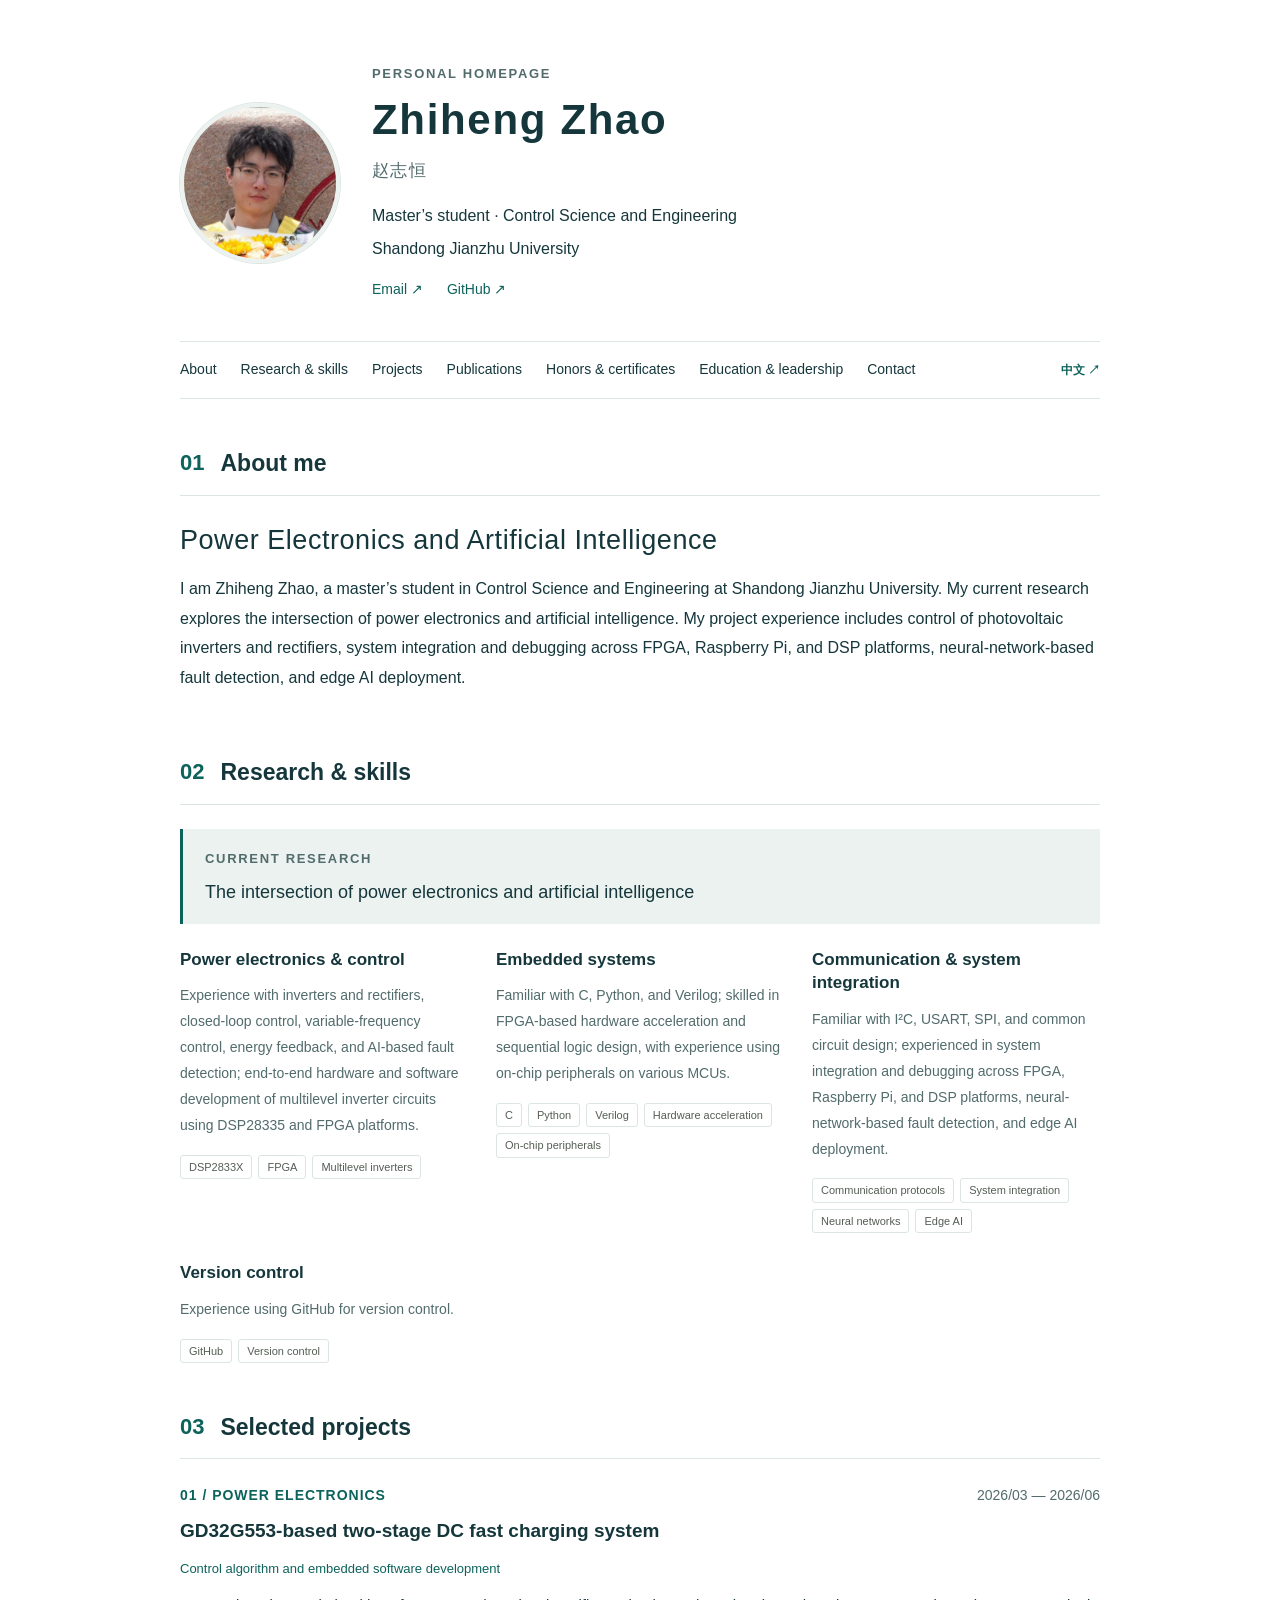
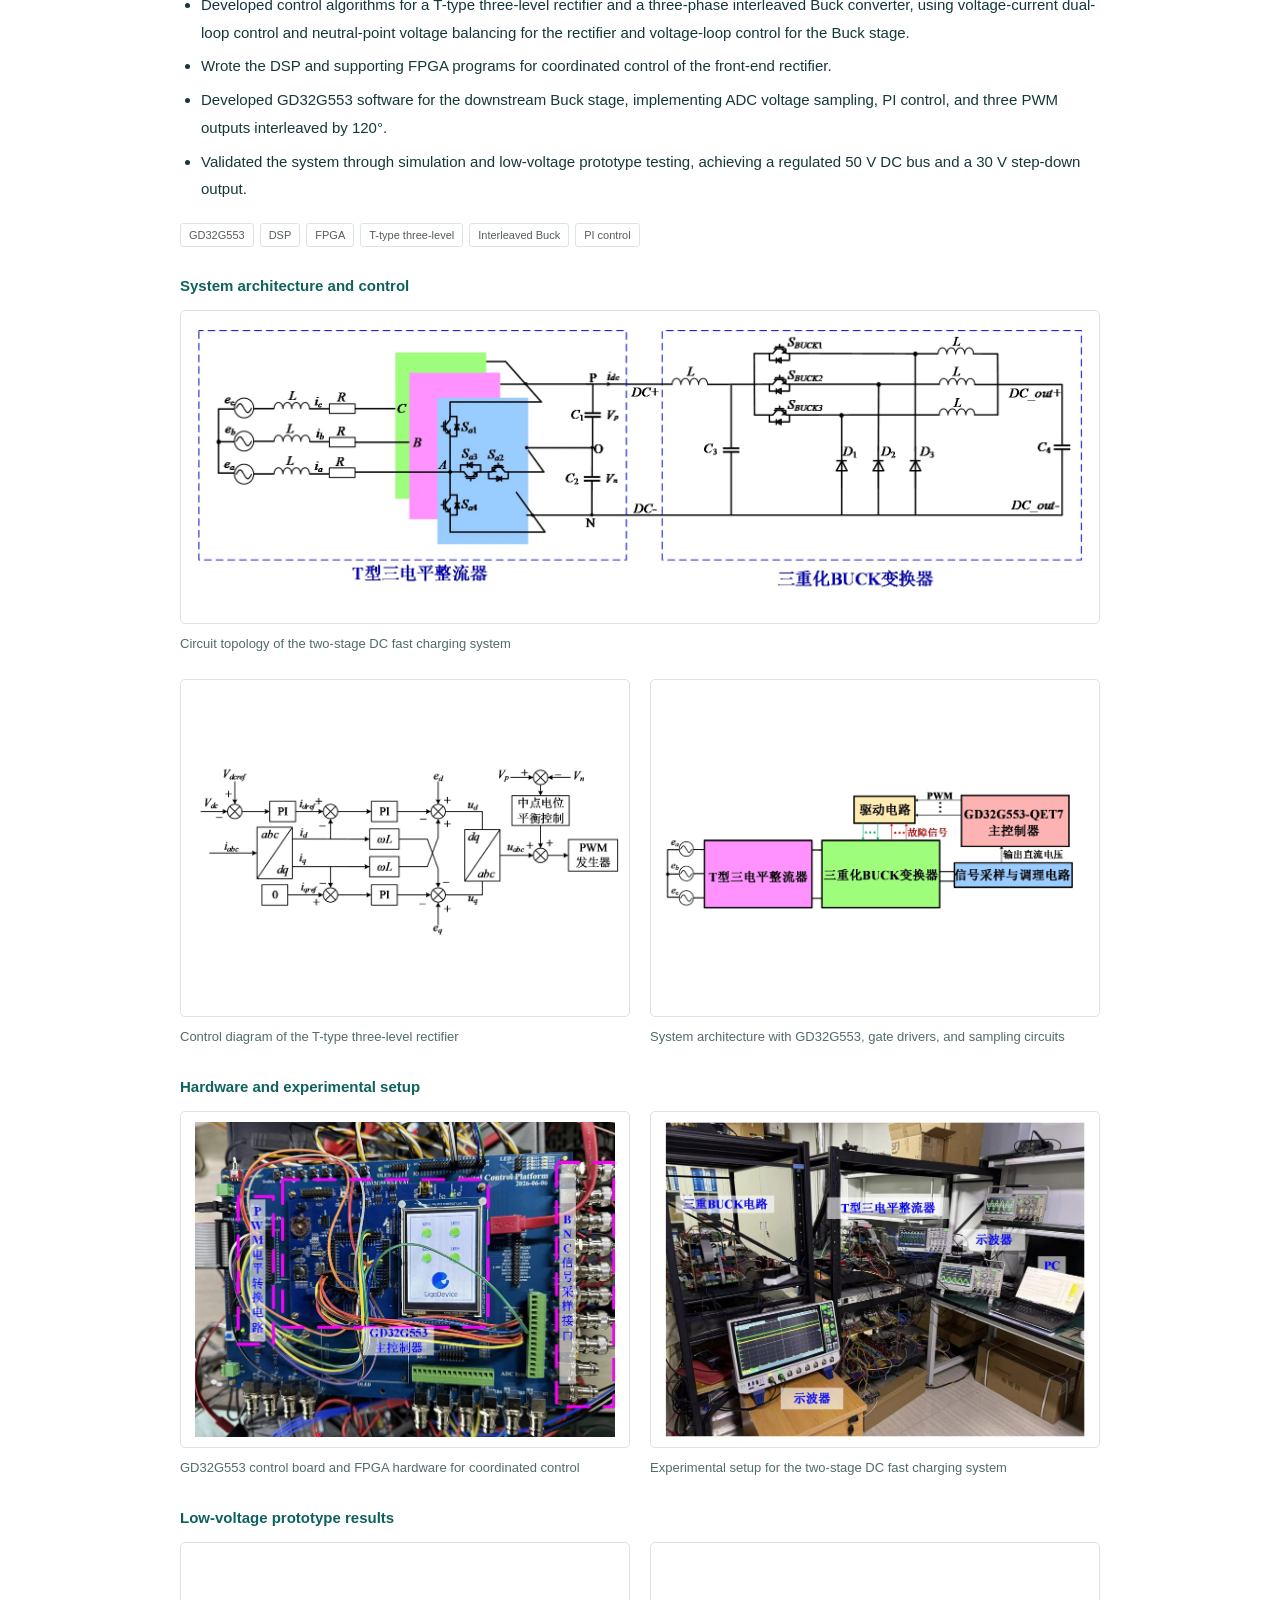
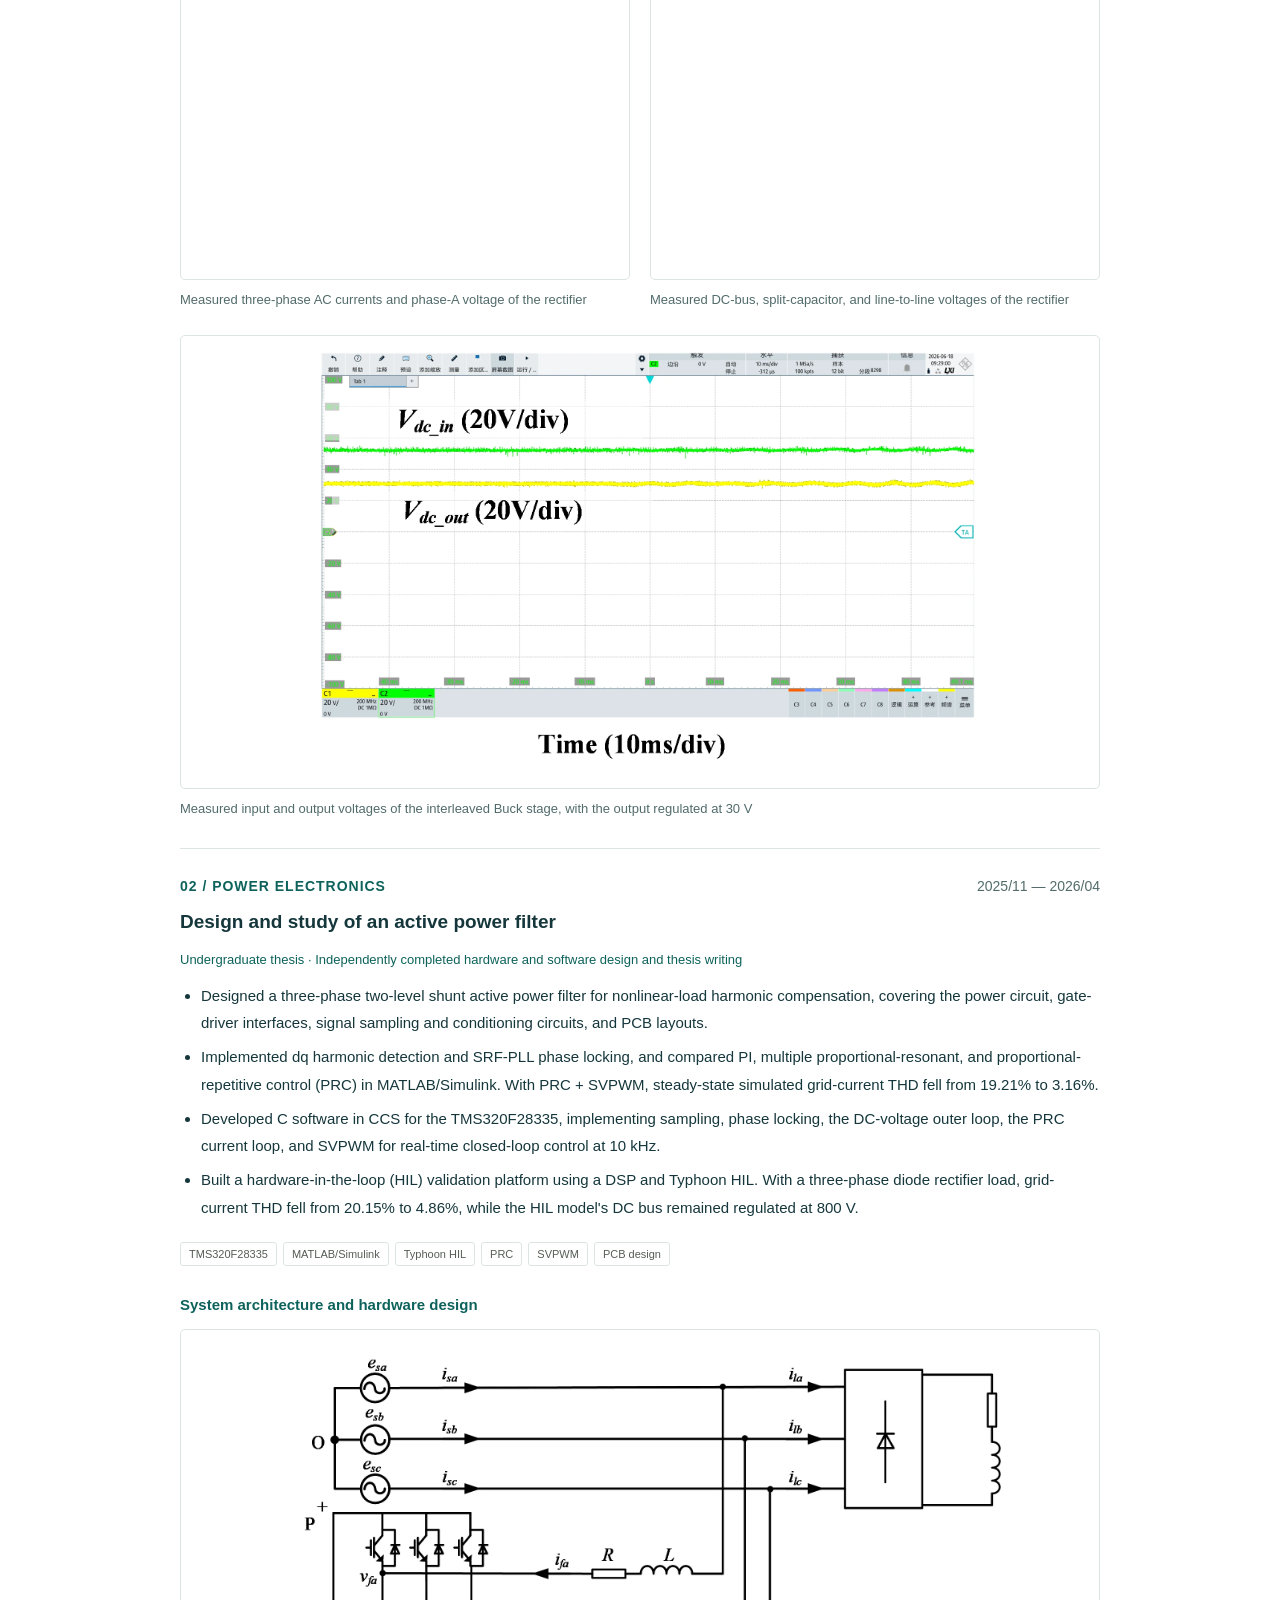
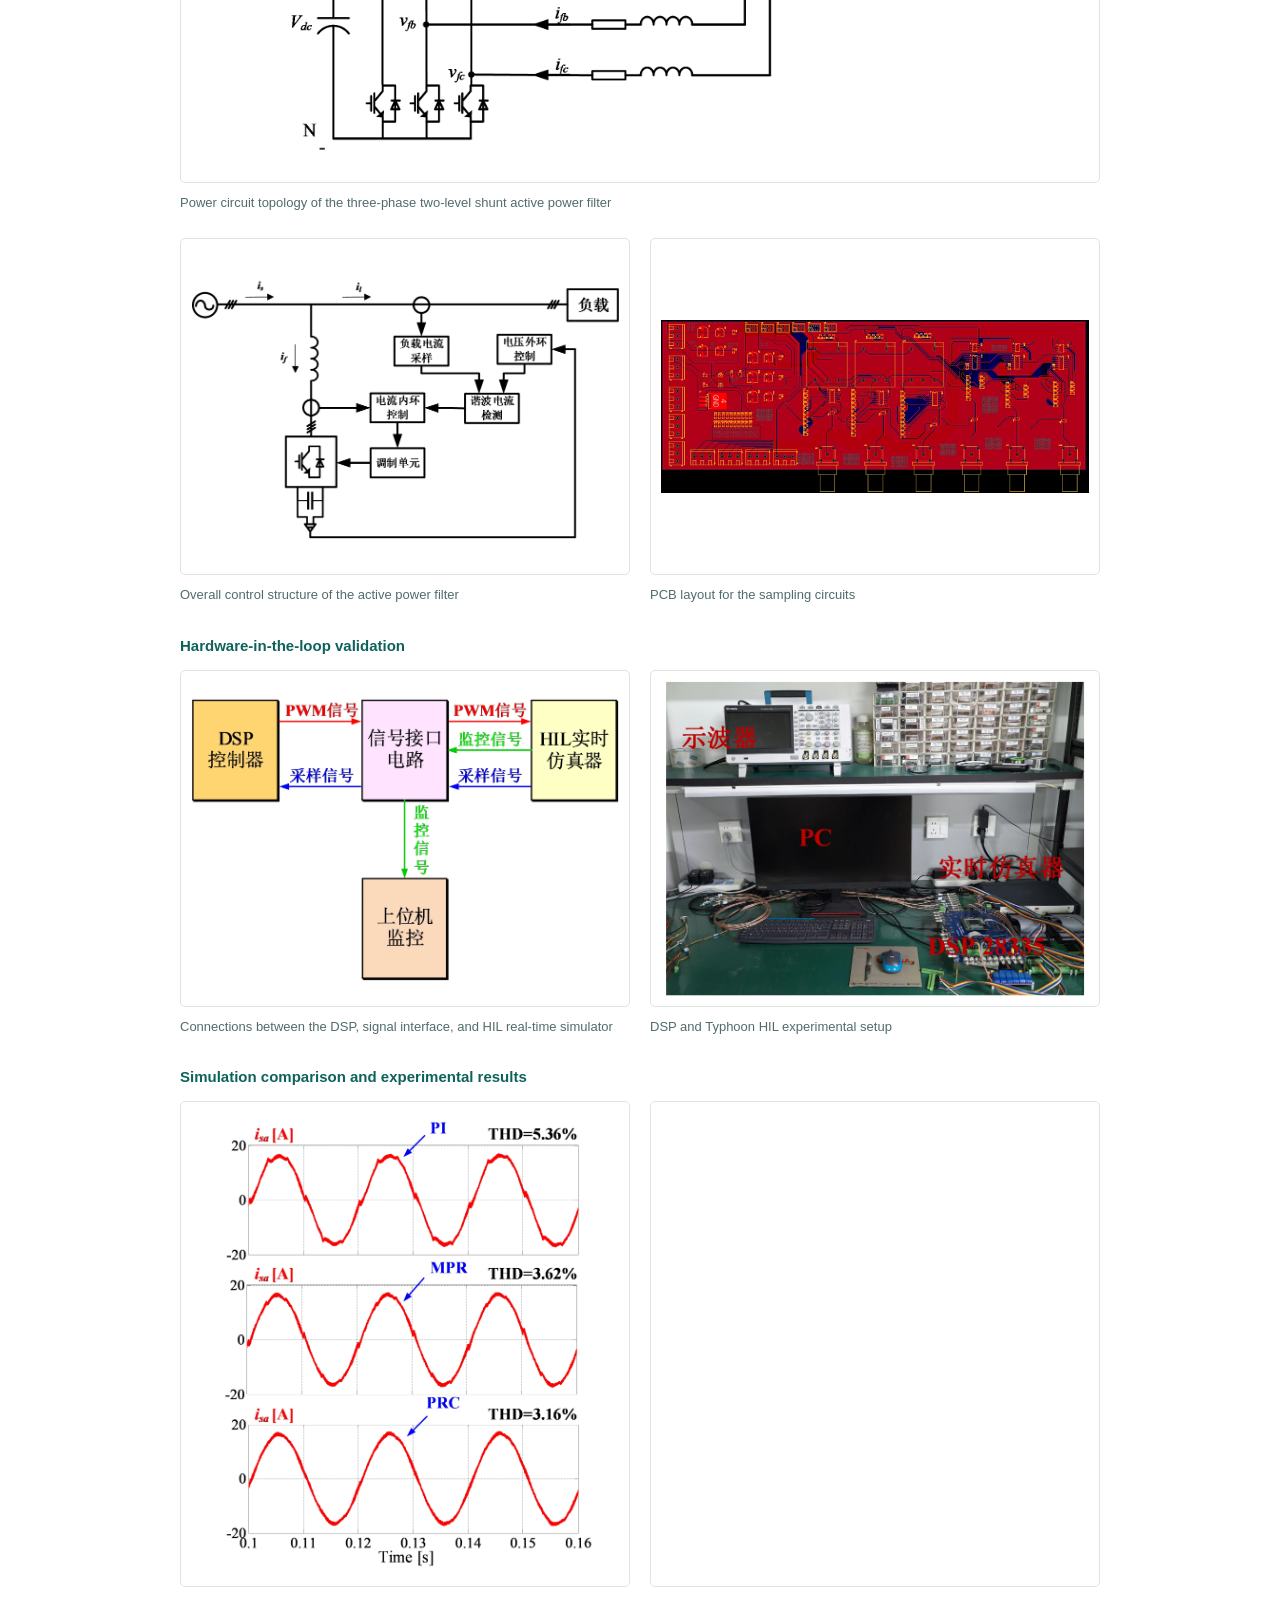
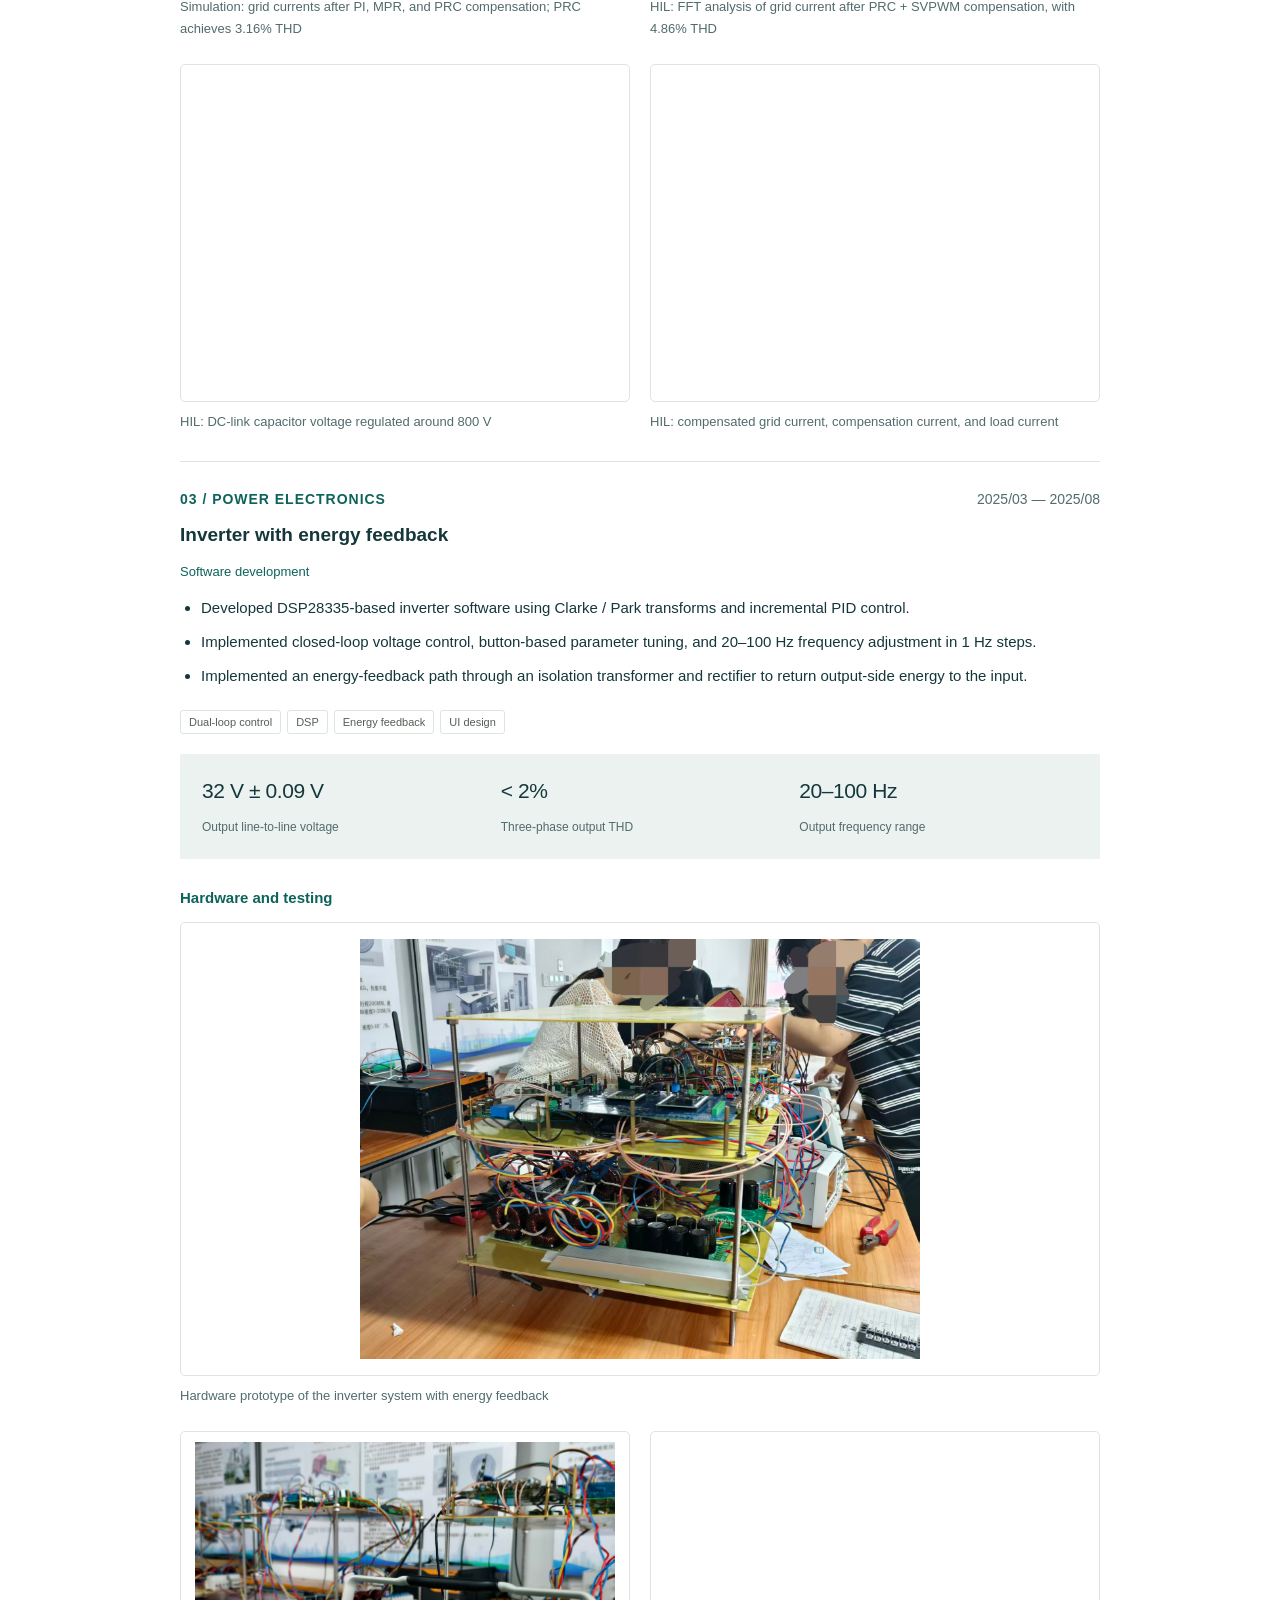
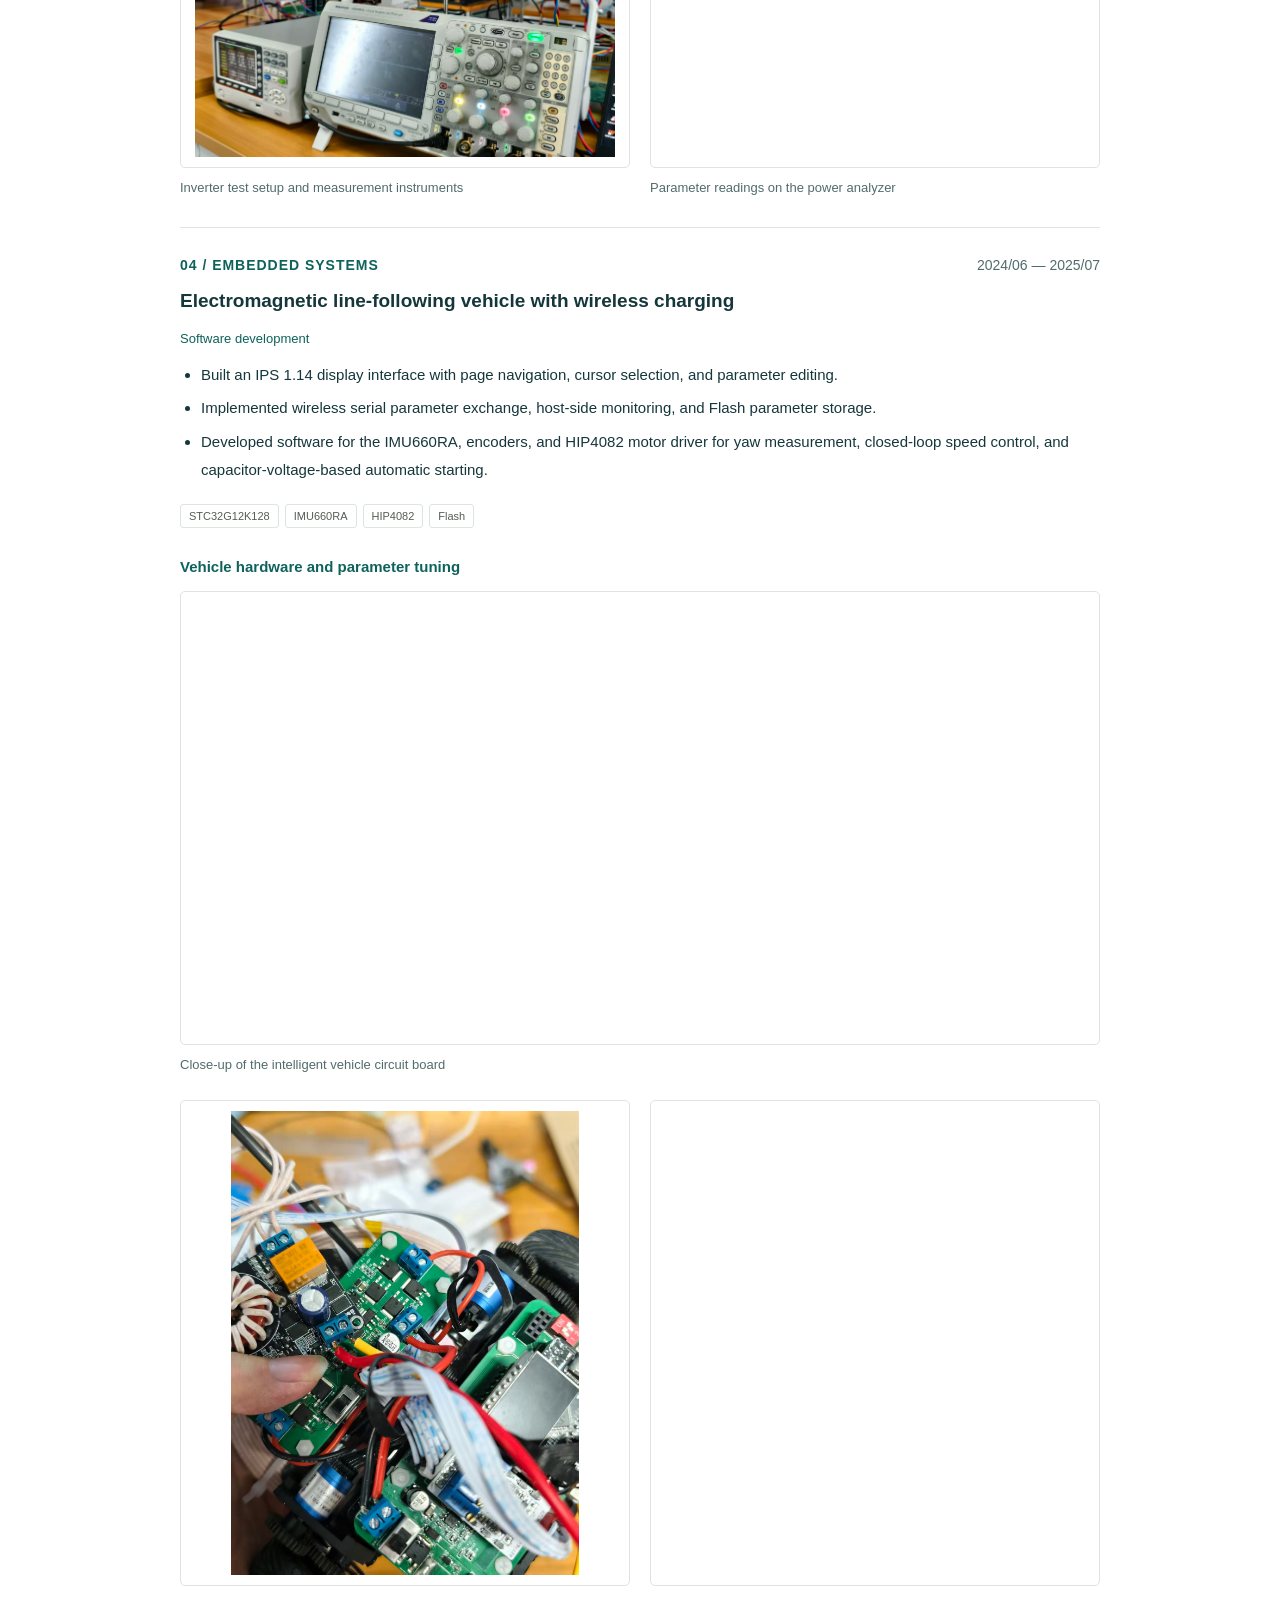
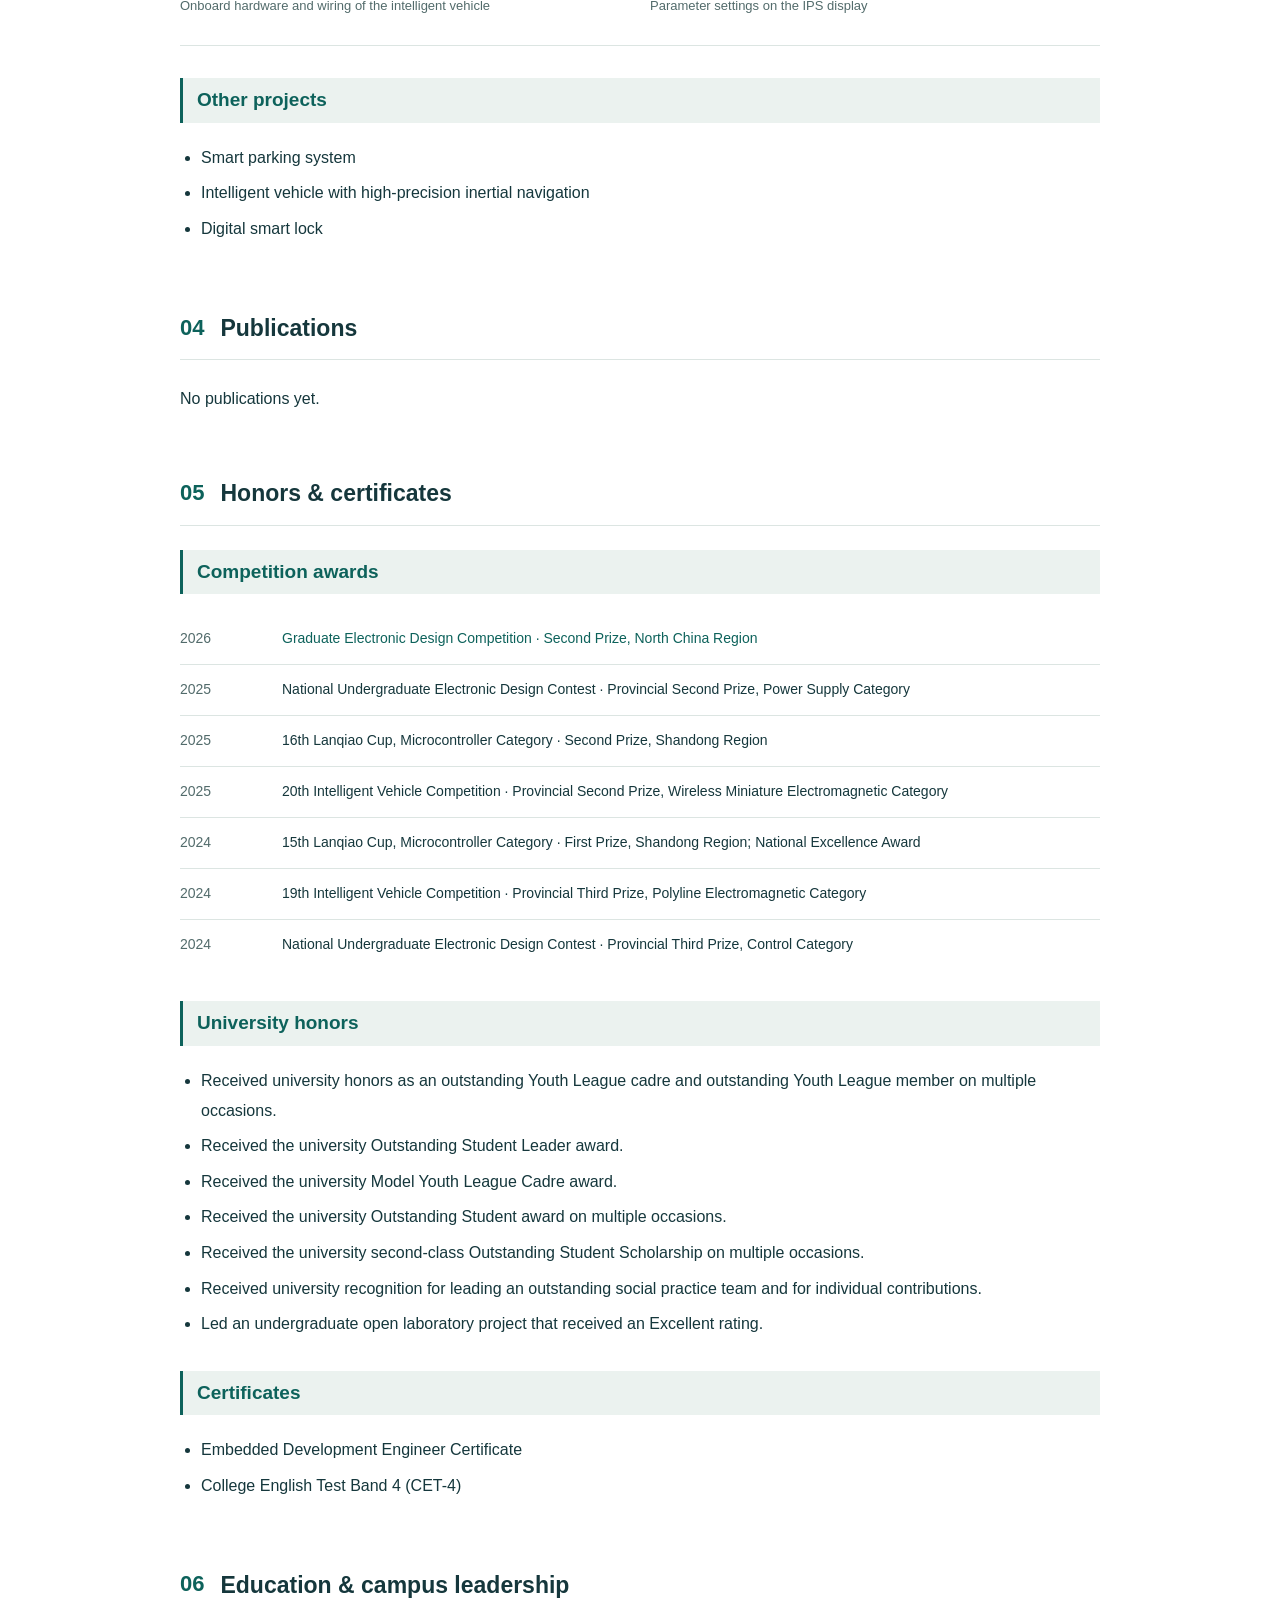
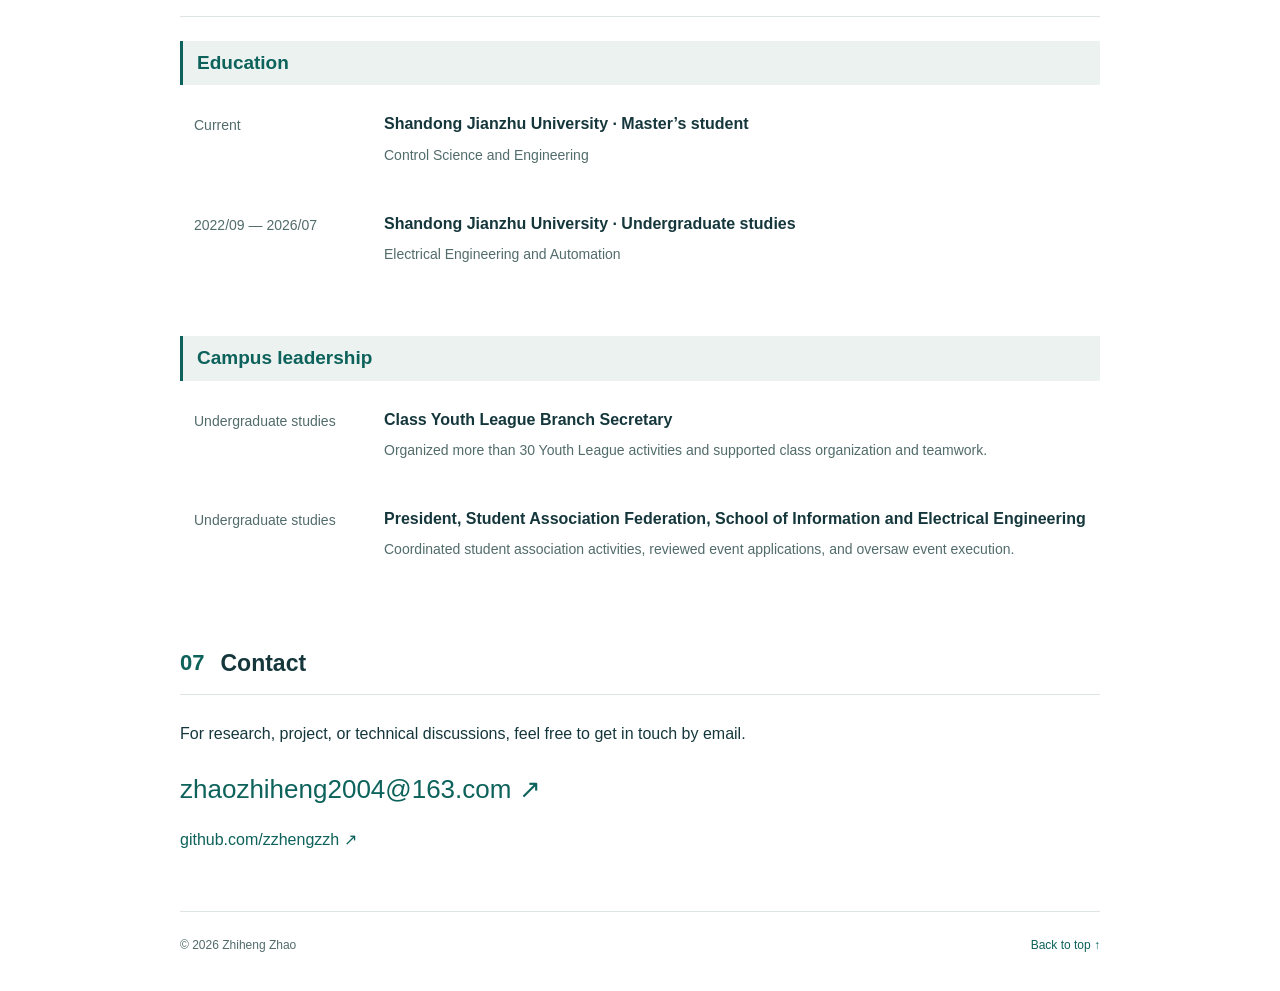
<file: en.html>
<!doctype html>
<html lang="en">
  <head>
    <meta charset="utf-8" />
    <meta name="viewport" content="width=device-width, initial-scale=1" />
    <title>Zhiheng Zhao | Power Electronics and Artificial Intelligence</title>
    <meta
      name="description"
      content="I am Zhiheng Zhao, a master’s student in Control Science and Engineering at Shandong Jianzhu University. My research explores the intersection of power electronics and artificial intelligence. My project experience includes control of photovoltaic inverters and rectifiers, system integration and debugging across FPGA, Raspberry Pi, and DSP platforms, neural-network-based fault detection, and edge AI deployment."
    />
    <link rel="stylesheet" href="styles.css" />
    <link rel="alternate" hreflang="zh-CN" href="index.html" />
    <link rel="alternate" hreflang="en" href="en.html" />
    <link
      rel="icon"
      href="data:image/svg+xml,%3Csvg xmlns='http://www.w3.org/2000/svg' viewBox='0 0 64 64'%3E%3Crect width='64' height='64' rx='16' fill='%230d625b'/%3E%3Ctext x='32' y='43' text-anchor='middle' font-family='sans-serif' font-size='32' fill='white'%3EZ%3C/text%3E%3C/svg%3E"
    />
  </head>
  <body>
    <a class="skip" href="#main">Skip to content</a>
    <header class="intro">
      <img
        class="profile-photo"
        src="images/profile.jpg"
        alt="Portrait of Zhiheng Zhao"
        width="160"
        height="160"
      />
      <div class="identity">
        <p class="eyebrow">PERSONAL HOMEPAGE</p>
        <h1>Zhiheng Zhao</h1>
        <p class="latin">赵志恒</p>
        <p class="subtitle">Master’s student · Control Science and Engineering</p>
        <p>Shandong Jianzhu University</p>
        <div class="intro-links">
          <a href="mailto:zhaozhiheng2004@163.com">Email ↗</a
          ><a href="https://github.com/zzhengzzh">GitHub ↗</a>
        </div>
      </div>
    </header>
    <div class="navigation">
      <nav aria-label="Main navigation">
        <a href="#about">About</a><a href="#research">Research & skills</a
        ><a href="#projects">Projects</a><a href="#publications">Publications</a><a href="#awards">Honors & certificates</a
        ><a href="#education">Education & leadership</a><a href="#contact">Contact</a>
      </nav>
      <a class="language" href="index.html" lang="zh-CN" aria-label="切换到中文">中文 ↗</a>
    </div>
    <main id="main">
      <section id="about">
        <div class="section-heading">
          <span>01</span>
          <h2>About me</h2>
        </div>
        <p class="lead">Power Electronics and Artificial Intelligence</p>
        <p>
          I am Zhiheng Zhao, a master’s student in Control Science and Engineering at Shandong Jianzhu University.
          My current research explores the intersection of power electronics and artificial
          intelligence. My project experience includes control of photovoltaic inverters and rectifiers,
          system integration and debugging across FPGA, Raspberry Pi, and DSP platforms,
          neural-network-based fault detection, and edge AI deployment.
        </p>
      </section>
      <section id="research">
        <div class="section-heading">
          <span>02</span>
          <h2>Research & skills</h2>
        </div>
        <div class="focus">
          <span class="eyebrow">CURRENT RESEARCH</span>
          <p>The intersection of power electronics and artificial intelligence</p>
        </div>
        <div class="skills">
          <article class="skill">
            <h3>Power electronics & control</h3>
            <p>
              Experience with inverters and rectifiers, closed-loop control, variable-frequency control,
              energy feedback, and AI-based fault detection; end-to-end hardware and software development
              of multilevel inverter circuits using DSP28335 and FPGA platforms.
            </p>
            <div class="tags"><span>DSP2833X</span><span>FPGA</span><span>Multilevel inverters</span></div>
          </article>
          <article class="skill">
            <h3>Embedded systems</h3>
            <p>
              Familiar with C, Python, and Verilog; skilled in FPGA-based hardware acceleration
              and sequential logic design, with experience using on-chip peripherals on various MCUs.
            </p>
            <div class="tags">
              <span>C</span><span>Python</span><span>Verilog</span><span>Hardware acceleration</span><span>On-chip peripherals</span>
            </div>
          </article>
          <article class="skill">
            <h3>Communication & system integration</h3>
            <p>
              Familiar with I²C, USART, SPI, and common circuit design; experienced in system integration
              and debugging across FPGA, Raspberry Pi, and DSP platforms, neural-network-based
              fault detection, and edge AI deployment.
            </p>
            <div class="tags">
              <span>Communication protocols</span><span>System integration</span><span>Neural networks</span><span>Edge AI</span>
            </div>
          </article>
          <article class="skill">
            <h3>Version control</h3>
            <p>Experience using GitHub for version control.</p>
            <div class="tags"><span>GitHub</span><span>Version control</span></div>
          </article>
        </div>
      </section>
      <section id="projects">
        <div class="section-heading">
          <span>03</span>
          <h2>Selected projects</h2>
        </div>
        <article class="project">
          <div class="project-top">
            <span class="eyebrow">01 / POWER ELECTRONICS</span
            ><span class="date">2026/03 — 2026/06</span>
          </div>
          <h3>GD32G553-based two-stage DC fast charging system</h3>
          <p class="role">Control algorithm and embedded software development</p>
          <ul>
            <li>Developed control algorithms for a T-type three-level rectifier and a three-phase interleaved Buck converter, using voltage-current dual-loop control and neutral-point voltage balancing for the rectifier and voltage-loop control for the Buck stage.</li>
            <li>Wrote the DSP and supporting FPGA programs for coordinated control of the front-end rectifier.</li>
            <li>Developed GD32G553 software for the downstream Buck stage, implementing ADC voltage sampling, PI control, and three PWM outputs interleaved by 120°.</li>
            <li>Validated the system through simulation and low-voltage prototype testing, achieving a regulated 50 V DC bus and a 30 V step-down output.</li>
          </ul>
          <div class="tags">
            <span>GD32G553</span><span>DSP</span><span>FPGA</span><span>T-type three-level</span><span>Interleaved Buck</span><span>PI control</span>
          </div>
          <div class="project-visuals">
            <h4>System architecture and control</h4>
            <div class="project-gallery">
              <figure class="project-figure project-figure--wide">
                <a href="images/projects/charger-topology.webp" target="_blank" rel="noopener" aria-label="View full-size image: Circuit topology of the two-stage DC fast charging system">
                  <img src="images/projects/charger-topology.webp" alt="Circuit topology of the two-stage DC fast charging system" width="1800" height="568" loading="lazy" decoding="async" />
                </a>
                <figcaption>Circuit topology of the two-stage DC fast charging system</figcaption>
              </figure>
              <figure class="project-figure">
                <a href="images/projects/charger-rectifier-control.webp" target="_blank" rel="noopener" aria-label="View full-size image: Control diagram of the T-type three-level rectifier">
                  <img src="images/projects/charger-rectifier-control.webp" alt="Control diagram of the T-type three-level rectifier" width="1800" height="741" loading="lazy" decoding="async" />
                </a>
                <figcaption>Control diagram of the T-type three-level rectifier</figcaption>
              </figure>
              <figure class="project-figure">
                <a href="images/projects/charger-system.webp" target="_blank" rel="noopener" aria-label="View full-size image: System architecture with GD32G553, gate drivers, and sampling circuits">
                  <img src="images/projects/charger-system.webp" alt="System architecture with GD32G553, gate drivers, and sampling circuits" width="1800" height="511" loading="lazy" decoding="async" />
                </a>
                <figcaption>System architecture with GD32G553, gate drivers, and sampling circuits</figcaption>
              </figure>
            </div>
            <h4 id="charger-hardware">Hardware and experimental setup</h4>
            <div class="project-gallery">
              <figure class="project-figure">
                <a href="images/projects/charger-controller.webp" target="_blank" rel="noopener" aria-label="View full-size image: GD32G553 control board and FPGA hardware for coordinated control">
                  <img src="images/projects/charger-controller.webp" alt="GD32G553 control board and FPGA hardware for coordinated control" width="859" height="645" loading="lazy" decoding="async" />
                </a>
                <figcaption>GD32G553 control board and FPGA hardware for coordinated control</figcaption>
              </figure>
              <figure class="project-figure">
                <a href="images/projects/charger-test-bench.webp" target="_blank" rel="noopener" aria-label="View full-size image: Experimental setup for the two-stage DC fast charging system">
                  <img src="images/projects/charger-test-bench.webp" alt="Experimental setup for the two-stage DC fast charging system" width="1800" height="1351" loading="lazy" decoding="async" />
                </a>
                <figcaption>Experimental setup for the two-stage DC fast charging system</figcaption>
              </figure>
            </div>
            <h4>Low-voltage prototype results</h4>
            <div class="project-gallery">
              <figure class="project-figure">
                <a href="images/projects/charger-ac-waveforms.webp" target="_blank" rel="noopener" aria-label="View full-size image: Measured three-phase AC currents and phase-A voltage of the rectifier">
                  <img src="images/projects/charger-ac-waveforms.webp" alt="Measured three-phase AC currents and phase-A voltage of the rectifier" width="1800" height="1210" loading="lazy" decoding="async" />
                </a>
                <figcaption>Measured three-phase AC currents and phase-A voltage of the rectifier</figcaption>
              </figure>
              <figure class="project-figure">
                <a href="images/projects/charger-dc-waveforms.webp" target="_blank" rel="noopener" aria-label="View full-size image: Measured DC-bus, split-capacitor, and line-to-line voltages of the rectifier">
                  <img src="images/projects/charger-dc-waveforms.webp" alt="Measured DC-bus, split-capacitor, and line-to-line voltages of the rectifier" width="1800" height="1223" loading="lazy" decoding="async" />
                </a>
                <figcaption>Measured DC-bus, split-capacitor, and line-to-line voltages of the rectifier</figcaption>
              </figure>
              <figure class="project-figure project-figure--wide">
                <a href="images/projects/charger-buck-waveforms.webp" target="_blank" rel="noopener" aria-label="View full-size image: Measured input and output voltages of the interleaved Buck stage, with the output regulated at 30 V">
                  <img src="images/projects/charger-buck-waveforms.webp" alt="Measured input and output voltages of the interleaved Buck stage, with the output regulated at 30 V" width="1800" height="1127" loading="lazy" decoding="async" />
                </a>
                <figcaption>Measured input and output voltages of the interleaved Buck stage, with the output regulated at 30 V</figcaption>
              </figure>
            </div>
          </div>
        </article>
        <article class="project">
          <div class="project-top">
            <span class="eyebrow">02 / POWER ELECTRONICS</span
            ><span class="date">2025/11 — 2026/04</span>
          </div>
          <h3>Design and study of an active power filter</h3>
          <p class="role">Undergraduate thesis · Independently completed hardware and software design and thesis writing</p>
          <ul>
            <li>Designed a three-phase two-level shunt active power filter for nonlinear-load harmonic compensation, covering the power circuit, gate-driver interfaces, signal sampling and conditioning circuits, and PCB layouts.</li>
            <li>Implemented dq harmonic detection and SRF-PLL phase locking, and compared PI, multiple proportional-resonant, and proportional-repetitive control (PRC) in MATLAB/Simulink. With PRC + SVPWM, steady-state simulated grid-current THD fell from 19.21% to 3.16%.</li>
            <li>Developed C software in CCS for the TMS320F28335, implementing sampling, phase locking, the DC-voltage outer loop, the PRC current loop, and SVPWM for real-time closed-loop control at 10 kHz.</li>
            <li>Built a hardware-in-the-loop (HIL) validation platform using a DSP and Typhoon HIL. With a three-phase diode rectifier load, grid-current THD fell from 20.15% to 4.86%, while the HIL model's DC bus remained regulated at 800 V.</li>
          </ul>
          <div class="tags">
            <span>TMS320F28335</span><span>MATLAB/Simulink</span><span>Typhoon HIL</span><span>PRC</span><span>SVPWM</span><span>PCB design</span>
          </div>
          <div class="project-visuals">
            <h4>System architecture and hardware design</h4>
            <div class="project-gallery">
              <figure class="project-figure project-figure--wide">
                <a href="images/projects/apf-topology.webp" target="_blank" rel="noopener" aria-label="View full-size image: Power circuit topology of the three-phase two-level shunt active power filter">
                  <img src="images/projects/apf-topology.webp" alt="Power circuit topology of the three-phase two-level shunt active power filter" width="1800" height="1048" loading="lazy" decoding="async" />
                </a>
                <figcaption>Power circuit topology of the three-phase two-level shunt active power filter</figcaption>
              </figure>
              <figure class="project-figure">
                <a href="images/projects/apf-control.webp" target="_blank" rel="noopener" aria-label="View full-size image: Overall control structure of the active power filter">
                  <img src="images/projects/apf-control.webp" alt="Overall control structure of the active power filter" width="1800" height="1110" loading="lazy" decoding="async" />
                </a>
                <figcaption>Overall control structure of the active power filter</figcaption>
              </figure>
              <figure class="project-figure">
                <a href="images/projects/apf-sampling-pcb.webp" target="_blank" rel="noopener" aria-label="View full-size image: PCB layout for the sampling circuits">
                  <img src="images/projects/apf-sampling-pcb.webp" alt="PCB layout for the sampling circuits" width="1294" height="524" loading="lazy" decoding="async" />
                </a>
                <figcaption>PCB layout for the sampling circuits</figcaption>
              </figure>
            </div>
            <h4 id="apf-hil">Hardware-in-the-loop validation</h4>
            <div class="project-gallery">
              <figure class="project-figure">
                <a href="images/projects/apf-hil-architecture.webp" target="_blank" rel="noopener" aria-label="View full-size image: Connections between the DSP, signal interface, and HIL real-time simulator">
                  <img src="images/projects/apf-hil-architecture.webp" alt="Connections between the DSP, signal interface, and HIL real-time simulator" width="1800" height="1197" loading="lazy" decoding="async" />
                </a>
                <figcaption>Connections between the DSP, signal interface, and HIL real-time simulator</figcaption>
              </figure>
              <figure class="project-figure">
                <a href="images/projects/apf-hil-bench.webp" target="_blank" rel="noopener" aria-label="View full-size image: DSP and Typhoon HIL experimental setup">
                  <img src="images/projects/apf-hil-bench.webp" alt="DSP and Typhoon HIL experimental setup" width="1800" height="1353" loading="lazy" decoding="async" />
                </a>
                <figcaption>DSP and Typhoon HIL experimental setup</figcaption>
              </figure>
            </div>
            <h4>Simulation comparison and experimental results</h4>
            <div class="project-gallery">
              <figure class="project-figure project-figure--tall">
                <a href="images/projects/apf-simulation-comparison.webp" target="_blank" rel="noopener" aria-label="View full-size image: Simulation: grid currents after PI, MPR, and PRC compensation; PRC achieves 3.16% THD">
                  <img src="images/projects/apf-simulation-comparison.webp" alt="Simulation: grid currents after PI, MPR, and PRC compensation; PRC achieves 3.16% THD" width="1800" height="1935" loading="lazy" decoding="async" />
                </a>
                <figcaption>Simulation: grid currents after PI, MPR, and PRC compensation; PRC achieves 3.16% THD</figcaption>
              </figure>
              <figure class="project-figure project-figure--tall">
                <a href="images/projects/apf-hil-spectrum.webp" target="_blank" rel="noopener" aria-label="View full-size image: HIL: FFT analysis of grid current after PRC + SVPWM compensation, with 4.86% THD">
                  <img src="images/projects/apf-hil-spectrum.webp" alt="HIL: FFT analysis of grid current after PRC + SVPWM compensation, with 4.86% THD" width="1800" height="1518" loading="lazy" decoding="async" />
                </a>
                <figcaption>HIL: FFT analysis of grid current after PRC + SVPWM compensation, with 4.86% THD</figcaption>
              </figure>
              <figure class="project-figure">
                <a href="images/projects/apf-hil-dc-voltage.webp" target="_blank" rel="noopener" aria-label="View full-size image: HIL: DC-link capacitor voltage regulated around 800 V">
                  <img src="images/projects/apf-hil-dc-voltage.webp" alt="HIL: DC-link capacitor voltage regulated around 800 V" width="1800" height="746" loading="lazy" decoding="async" />
                </a>
                <figcaption>HIL: DC-link capacitor voltage regulated around 800 V</figcaption>
              </figure>
              <figure class="project-figure">
                <a href="images/projects/apf-hil-currents.webp" target="_blank" rel="noopener" aria-label="View full-size image: HIL: compensated grid current, compensation current, and load current">
                  <img src="images/projects/apf-hil-currents.webp" alt="HIL: compensated grid current, compensation current, and load current" width="1800" height="1045" loading="lazy" decoding="async" />
                </a>
                <figcaption>HIL: compensated grid current, compensation current, and load current</figcaption>
              </figure>
            </div>
          </div>
        </article>
        <article class="project">
          <div class="project-top">
            <span class="eyebrow">03 / POWER ELECTRONICS</span
            ><span class="date">2025/03 — 2025/08</span>
          </div>
          <h3>Inverter with energy feedback</h3>
          <p class="role">Software development</p>
          <ul>
            <li>
              Developed DSP28335-based inverter software using Clarke / Park transforms and
              incremental PID control.
            </li>
            <li>
              Implemented closed-loop voltage control, button-based parameter tuning, and 20–100 Hz frequency
              adjustment in 1 Hz steps.
            </li>
            <li>
              Implemented an energy-feedback path through an isolation transformer and rectifier to
              return output-side energy to the input.
            </li>
          </ul>
          <div class="tags">
            <span>Dual-loop control</span><span>DSP</span><span>Energy feedback</span><span>UI design</span>
          </div>
          <div class="metrics">
            <div><strong>32 V ± 0.09 V</strong><span>Output line-to-line voltage</span></div>
            <div><strong>&lt; 2%</strong><span>Three-phase output THD</span></div>
            <div><strong>20–100 Hz</strong><span>Output frequency range</span></div>
          </div>
          <div class="project-visuals">
            <h4 id="inverter-gallery">Hardware and testing</h4>
            <div class="project-gallery">
              <figure class="project-figure project-figure--wide">
                <a href="images/projects/huikui_all.jpg" target="_blank" rel="noopener" aria-label="View full-size image: Hardware prototype of the inverter system with energy feedback">
                  <img src="images/projects/huikui_all.jpg" alt="Hardware prototype of the inverter system with energy feedback" width="1541" height="1280" loading="lazy" decoding="async" />
                </a>
                <figcaption>Hardware prototype of the inverter system with energy feedback</figcaption>
              </figure>
              <figure class="project-figure">
                <a href="images/projects/huikui_1.jpg" target="_blank" rel="noopener" aria-label="View full-size image: Inverter test setup and measurement instruments">
                  <img src="images/projects/huikui_1.jpg" alt="Inverter test setup and measurement instruments" width="1706" height="1279" loading="lazy" decoding="async" />
                </a>
                <figcaption>Inverter test setup and measurement instruments</figcaption>
              </figure>
              <figure class="project-figure">
                <a href="images/projects/huikui_par.jpg" target="_blank" rel="noopener" aria-label="View full-size image: Parameter readings on the power analyzer">
                  <img src="images/projects/huikui_par.jpg" alt="Parameter readings on the power analyzer" width="1706" height="1279" loading="lazy" decoding="async" />
                </a>
                <figcaption>Parameter readings on the power analyzer</figcaption>
              </figure>
            </div>
          </div>
        </article>
        <article class="project">
          <div class="project-top">
            <span class="eyebrow">04 / EMBEDDED SYSTEMS</span
            ><span class="date">2024/06 — 2025/07</span>
          </div>
          <h3>Electromagnetic line-following vehicle with wireless charging</h3>
          <p class="role">Software development</p>
          <ul>
            <li>
              Built an IPS 1.14 display interface with page navigation, cursor selection, and
              parameter editing.
            </li>
            <li>
              Implemented wireless serial parameter exchange, host-side monitoring, and Flash
              parameter storage.
            </li>
            <li>
              Developed software for the IMU660RA, encoders, and HIP4082 motor driver for yaw measurement,
              closed-loop speed control, and capacitor-voltage-based automatic starting.
            </li>
          </ul>
          <div class="tags">
            <span>STC32G12K128</span><span>IMU660RA</span><span>HIP4082</span><span>Flash</span>
          </div>
          <div class="project-visuals">
            <h4 id="car-gallery">Vehicle hardware and parameter tuning</h4>
            <div class="project-gallery">
              <figure class="project-figure project-figure--wide">
                <a href="images/projects/car_f.jpg" target="_blank" rel="noopener" aria-label="View full-size image: Close-up of the intelligent vehicle circuit board">
                  <img src="images/projects/car_f.jpg" alt="Close-up of the intelligent vehicle circuit board" width="1700" height="1280" loading="lazy" decoding="async" />
                </a>
                <figcaption>Close-up of the intelligent vehicle circuit board</figcaption>
              </figure>
              <figure class="project-figure project-figure--tall">
                <a href="images/projects/car.jpg" target="_blank" rel="noopener" aria-label="View full-size image: Onboard hardware and wiring of the intelligent vehicle">
                  <img src="images/projects/car.jpg" alt="Onboard hardware and wiring of the intelligent vehicle" width="1279" height="1706" loading="lazy" decoding="async" />
                </a>
                <figcaption>Onboard hardware and wiring of the intelligent vehicle</figcaption>
              </figure>
              <figure class="project-figure project-figure--tall">
                <a href="images/projects/car_par.jpg" target="_blank" rel="noopener" aria-label="View full-size image: Parameter settings on the IPS display">
                  <img src="images/projects/car_par.jpg" alt="Parameter settings on the IPS display" width="1279" height="1706" loading="lazy" decoding="async" />
                </a>
                <figcaption>Parameter settings on the IPS display</figcaption>
              </figure>
            </div>
          </div>
        </article>
        <h3 class="subheading">Other projects</h3>
        <ul>
          <li>Smart parking system</li>
          <li>Intelligent vehicle with high-precision inertial navigation</li>
          <li>Digital smart lock</li>
        </ul>
      </section>
      <section id="publications">
        <div class="section-heading">
          <span>04</span>
          <h2>Publications</h2>
        </div>
        <p>No publications yet.</p>
      </section>
      <section id="awards">
        <div class="section-heading">
          <span>05</span>
          <h2>Honors & certificates</h2>
        </div>
        <h3 class="subheading">Competition awards</h3>
        <ul class="awards">
          <li>
            <span class="date">2026</span
            ><span>Graduate Electronic Design Competition · Second Prize, North China Region</span>
          </li>
          <li>
            <span class="date">2025</span
            ><span
              >National Undergraduate Electronic Design Contest · Provincial Second Prize, Power
              Supply Category</span
            >
          </li>
          <li>
            <span class="date">2025</span
            ><span>16th Lanqiao Cup, Microcontroller Category · Second Prize, Shandong Region</span>
          </li>
          <li>
            <span class="date">2025</span
            ><span
              >20th Intelligent Vehicle Competition · Provincial Second Prize, Wireless Miniature
              Electromagnetic Category</span
            >
          </li>
          <li>
            <span class="date">2024</span
            ><span
              >15th Lanqiao Cup, Microcontroller Category · First Prize, Shandong Region; National
              Excellence Award</span
            >
          </li>
          <li>
            <span class="date">2024</span
            ><span
              >19th Intelligent Vehicle Competition · Provincial Third Prize, Polyline
              Electromagnetic Category</span
            >
          </li>
          <li>
            <span class="date">2024</span
            ><span
              >National Undergraduate Electronic Design Contest · Provincial Third Prize, Control
              Category</span
            >
          </li>
        </ul>
        <h3 class="subheading">University honors</h3>
        <ul>
          <li>
            Received university honors as an outstanding Youth League cadre and outstanding Youth
            League member on multiple occasions.
          </li>
          <li>Received the university Outstanding Student Leader award.</li>
          <li>Received the university Model Youth League Cadre award.</li>
          <li>Received the university Outstanding Student award on multiple occasions.</li>
          <li>
            Received the university second-class Outstanding Student Scholarship on multiple
            occasions.
          </li>
          <li>
            Received university recognition for leading an outstanding social practice team and
            for individual contributions.
          </li>
          <li>Led an undergraduate open laboratory project that received an Excellent rating.</li>
        </ul>
        <h3 class="subheading">Certificates</h3>
        <ul>
          <li>Embedded Development Engineer Certificate</li>
          <li>College English Test Band 4 (CET-4)</li>
        </ul>
      </section>
      <section id="education">
        <div class="section-heading">
          <span>06</span>
          <h2>Education & campus leadership</h2>
        </div>
        <h3 class="subheading">Education</h3>
        <div class="education">
          <span class="date">Current</span>
          <div>
            <h4>Shandong Jianzhu University · Master’s student</h4>
            <p>Control Science and Engineering</p>
          </div>
        </div>
        <div class="education">
          <span class="date">2022/09 — 2026/07</span>
          <div>
            <h4>Shandong Jianzhu University · Undergraduate studies</h4>
            <p>Electrical Engineering and Automation</p>
          </div>
        </div>
        <h3 class="subheading">Campus leadership</h3>
        <div class="education">
          <span class="date">Undergraduate studies</span>
          <div>
            <h4>Class Youth League Branch Secretary</h4>
            <p>
              Organized more than 30 Youth League activities and supported class organization and
              teamwork.
            </p>
          </div>
        </div>
        <div class="education">
          <span class="date">Undergraduate studies</span>
          <div>
            <h4>
              President, Student Association Federation, School of Information and Electrical
              Engineering
            </h4>
            <p>
              Coordinated student association activities, reviewed event applications, and oversaw
              event execution.
            </p>
          </div>
        </div>
      </section>
      <section id="contact">
        <div class="section-heading">
          <span>07</span>
          <h2>Contact</h2>
        </div>
        <p>For research, project, or technical discussions, feel free to get in touch by email.</p>
        <a class="email" href="mailto:zhaozhiheng2004@163.com">zhaozhiheng2004@163.com ↗</a>
        <p><a href="https://github.com/zzhengzzh">github.com/zzhengzzh ↗</a></p>
      </section>
    </main>
    <footer><span>© 2026 Zhiheng Zhao</span><a href="#">Back to top ↑</a></footer>
  </body>
</html>
</file>
<file: styles.css>
:root{--ink:#15373c;--muted:#526b6b;--line:#dce5e2;--accent:#0d625b;--wash:#ebf2ef;--font:-apple-system,BlinkMacSystemFont,"Segoe UI","PingFang SC","Microsoft YaHei",sans-serif}
*{box-sizing:border-box}html{scroll-behavior:smooth;scroll-padding-top:115px}body{margin:0 auto;max-width:1000px;padding:0 40px;background:#fff;color:var(--ink);font:16px/1.85 var(--font)}a{color:var(--accent);text-underline-offset:5px;text-decoration:none}a:hover{text-decoration:underline}a:focus-visible{outline:2px solid var(--accent);outline-offset:5px}p{margin:0 0 16px}h1,h2,h3,h4{line-height:1.4}h1{font-size:42px;letter-spacing:.04em;margin:5px 0}h2{font-size:23px;margin:0}h3{font-size:19px;margin:0 0 12px;font-weight:600}.intro{display:flex;gap:32px;align-items:center;padding:62px 0 38px}.profile-photo{width:160px;height:160px;flex-shrink:0;border-radius:50%;object-fit:cover;object-position:center 38%;border:4px solid var(--wash);box-shadow:0 0 0 1px var(--line)}.identity p{margin-bottom:3px}.eyebrow{font-size:13px;font-weight:600;color:var(--muted);letter-spacing:.13em}.latin{font-size:17px;color:var(--muted);letter-spacing:.08em}.subtitle{margin-top:15px!important}.intro-links{display:flex;gap:24px;margin-top:14px;font-size:14px}.navigation{display:flex;align-items:center;gap:20px;position:sticky;top:0;background:rgba(255,255,255,.97);border-block:1px solid var(--line);padding:6px 0;z-index:2}.navigation nav{display:flex;flex-wrap:wrap;gap:0 24px;flex:1}.navigation a{display:inline-flex;align-items:center;min-height:44px;font-size:14px}.navigation nav a{color:var(--ink)}.language{font-size:12px!important;white-space:nowrap;font-weight:600}main section{padding-top:48px;scroll-margin-top:8px}.section-heading{display:flex;gap:16px;align-items:center;margin-bottom:24px;padding-bottom:15px;border-bottom:1px solid var(--line)}.section-heading>span{font-size:22px;font-weight:600;line-height:1.2;color:var(--accent);font-variant-numeric:tabular-nums}.lead{font-size:27px;letter-spacing:.02em;line-height:1.5;margin-bottom:14px}.focus{border-left:3px solid var(--accent);padding:14px 22px;background:var(--wash);margin-bottom:24px}.focus p{margin:4px 0 0;font-size:18px}.skills{display:grid;grid-template-columns:repeat(3,1fr);gap:28px}.skill h3{font-size:17px}.skill p{font-size:14px;color:var(--muted);line-height:1.85}.tags{display:flex;flex-wrap:wrap;gap:6px}.tags span{font-size:11px;border:1px solid var(--line);padding:1px 8px;border-radius:3px;color:#555d55}.project{padding:25px 0 28px;border-bottom:1px solid var(--line)}.project:first-of-type{padding-top:0}.project:last-child{border-bottom:0;padding-bottom:0}.project-top{display:flex;justify-content:space-between;gap:15px;margin-bottom:9px}.date{font-size:14px;color:var(--muted);white-space:nowrap}.role{color:var(--accent);font-size:13px;margin-bottom:10px}ul{padding-left:21px;margin:10px 0 20px}li{margin:6px 0}.project li{font-size:15px}.metrics{display:grid;grid-template-columns:repeat(3,1fr);background:var(--wash);padding:18px 22px;gap:20px;margin-top:20px}.metrics strong{display:block;font-size:21px;font-weight:500;letter-spacing:-.02em}.metrics span{font-size:12px;color:var(--muted)}.awards{list-style:none;padding:0;margin:0}.awards li{display:grid;grid-template-columns:90px 1fr;gap:12px;padding:12px 0;margin:0;border-bottom:1px solid var(--line);font-size:14px}.awards li:first-child{color:var(--accent)}.awards li:last-child{border:0}.education{display:grid;grid-template-columns:170px 1fr;gap:20px;padding:8px 14px 20px}.education h4{font-size:16px;font-weight:600;margin:0 0 7px;color:var(--ink)}.education p{font-size:14px;color:var(--muted)}.email{font-size:clamp(16px,3.5vw,26px);display:inline-block;margin-bottom:12px;overflow-wrap:anywhere}footer{display:flex;justify-content:space-between;gap:20px;border-top:1px solid var(--line);margin-top:56px;padding:22px 0 35px;color:var(--muted);font-size:12px}.skip{position:absolute;top:-100px;left:16px;padding:12px;background:#fff;z-index:3}.skip:focus{top:10px}
@media(max-width:700px){body{padding:0 22px}.intro{padding:36px 0 25px;gap:20px}.profile-photo{width:100px;height:100px}h1{font-size:32px}.identity .eyebrow{font-size:9px}.subtitle,.identity>p:last-of-type{font-size:13px}.navigation{gap:12px}.navigation nav{gap:0 17px}.navigation a{font-size:12px}.skills{grid-template-columns:1fr;gap:24px}.skill p{margin-bottom:12px}.lead{font-size:23px}.project-top{flex-direction:column;gap:2px}.metrics{padding:14px;gap:12px}.metrics strong{font-size:17px}.education{grid-template-columns:1fr;gap:3px}.awards li{grid-template-columns:64px 1fr;font-size:13px}main section{padding-top:36px}}
@media(max-width:380px){.intro{gap:15px}.profile-photo{width:80px;height:80px}.metrics{grid-template-columns:1fr}.metrics>div{display:flex;justify-content:space-between;align-items:baseline;gap:10px}}
@media(prefers-reduced-motion:reduce){html{scroll-behavior:auto}}

.subheading{font-size:19px;font-weight:650;margin:32px 0 20px;padding:9px 14px;border-left:3px solid var(--accent);background:var(--wash);color:var(--accent)}.section-heading+.subheading{margin-top:0}.project-top .eyebrow{color:var(--accent);font-size:14px;letter-spacing:.07em}.education .date{white-space:normal}.awards+ul:not(.awards){font-size:15px}.identity{min-width:0}

@media(max-width:700px){.navigation nav{display:grid;grid-template-columns:repeat(3,minmax(0,1fr));gap:0 10px}.navigation nav a{font-size:12px;line-height:1.5;padding:6px 0}.navigation .language{align-self:flex-start;padding-top:8px}}

.project-visuals{margin-top:28px}.project-visuals h4{margin:28px 0 14px;font-size:15px;font-weight:600;color:var(--accent)}.project-gallery{display:grid;grid-template-columns:repeat(2,minmax(0,1fr));gap:24px 20px;align-items:start}.project-figure{margin:0;min-width:0}.project-figure a{display:flex;align-items:center;justify-content:center;aspect-ratio:4/3;padding:10px;border:1px solid var(--line);border-radius:5px;background:#fff;overflow:hidden;cursor:zoom-in;transition:border-color .2s}.project-figure a:hover{border-color:var(--accent)}.project-figure img{display:block;width:100%;height:100%;object-fit:contain}.project-figure figcaption{margin-top:9px;font-size:13px;line-height:1.7;color:var(--muted)}.project-figure--wide{grid-column:1/-1}.project-figure--wide a{aspect-ratio:auto;padding:16px}.project-figure--wide img{height:auto;max-height:420px}.project-figure--tall a{aspect-ratio:1/1.08}
@media(max-width:700px){.project-gallery{grid-template-columns:1fr;gap:22px}.project-visuals{margin-top:24px}.project-figure a{aspect-ratio:auto}.project-figure img{height:auto}.project-figure--wide a{padding:8px}.project-figure figcaption{font-size:12px}}
</file>
